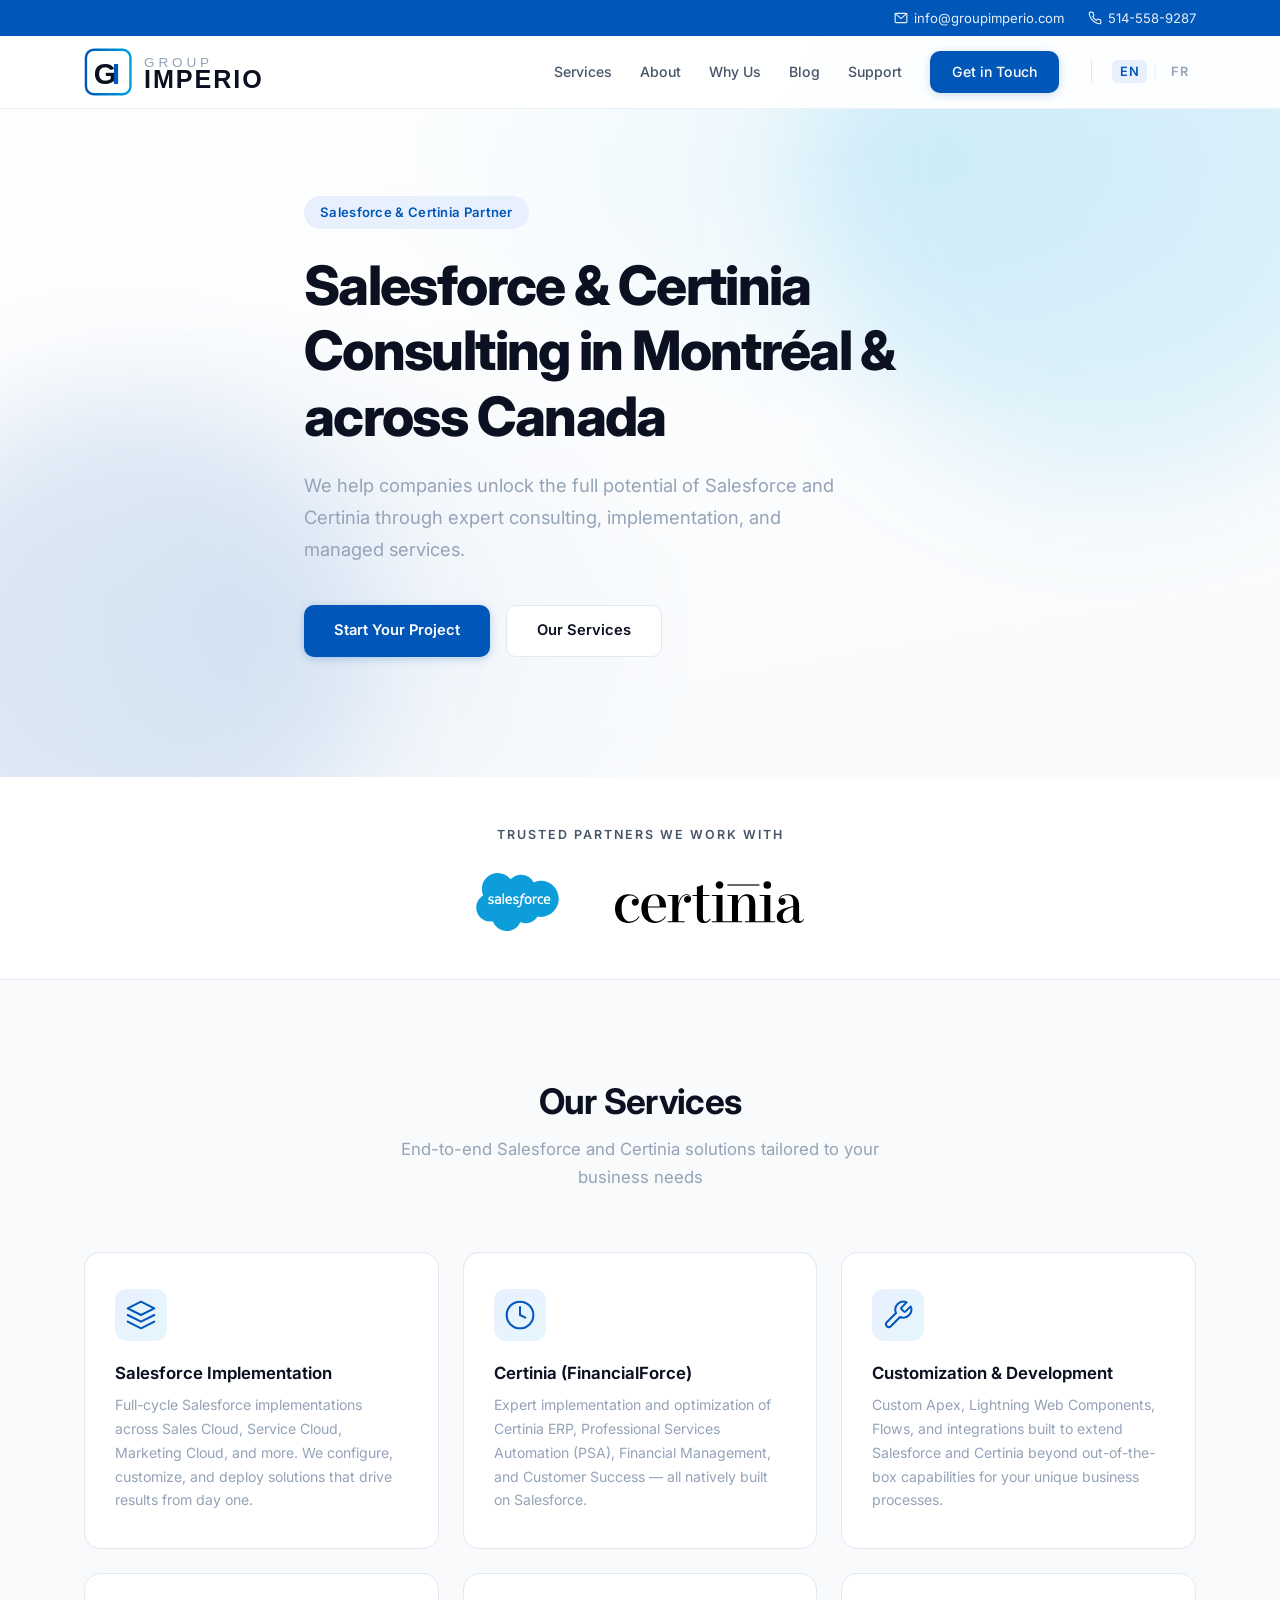
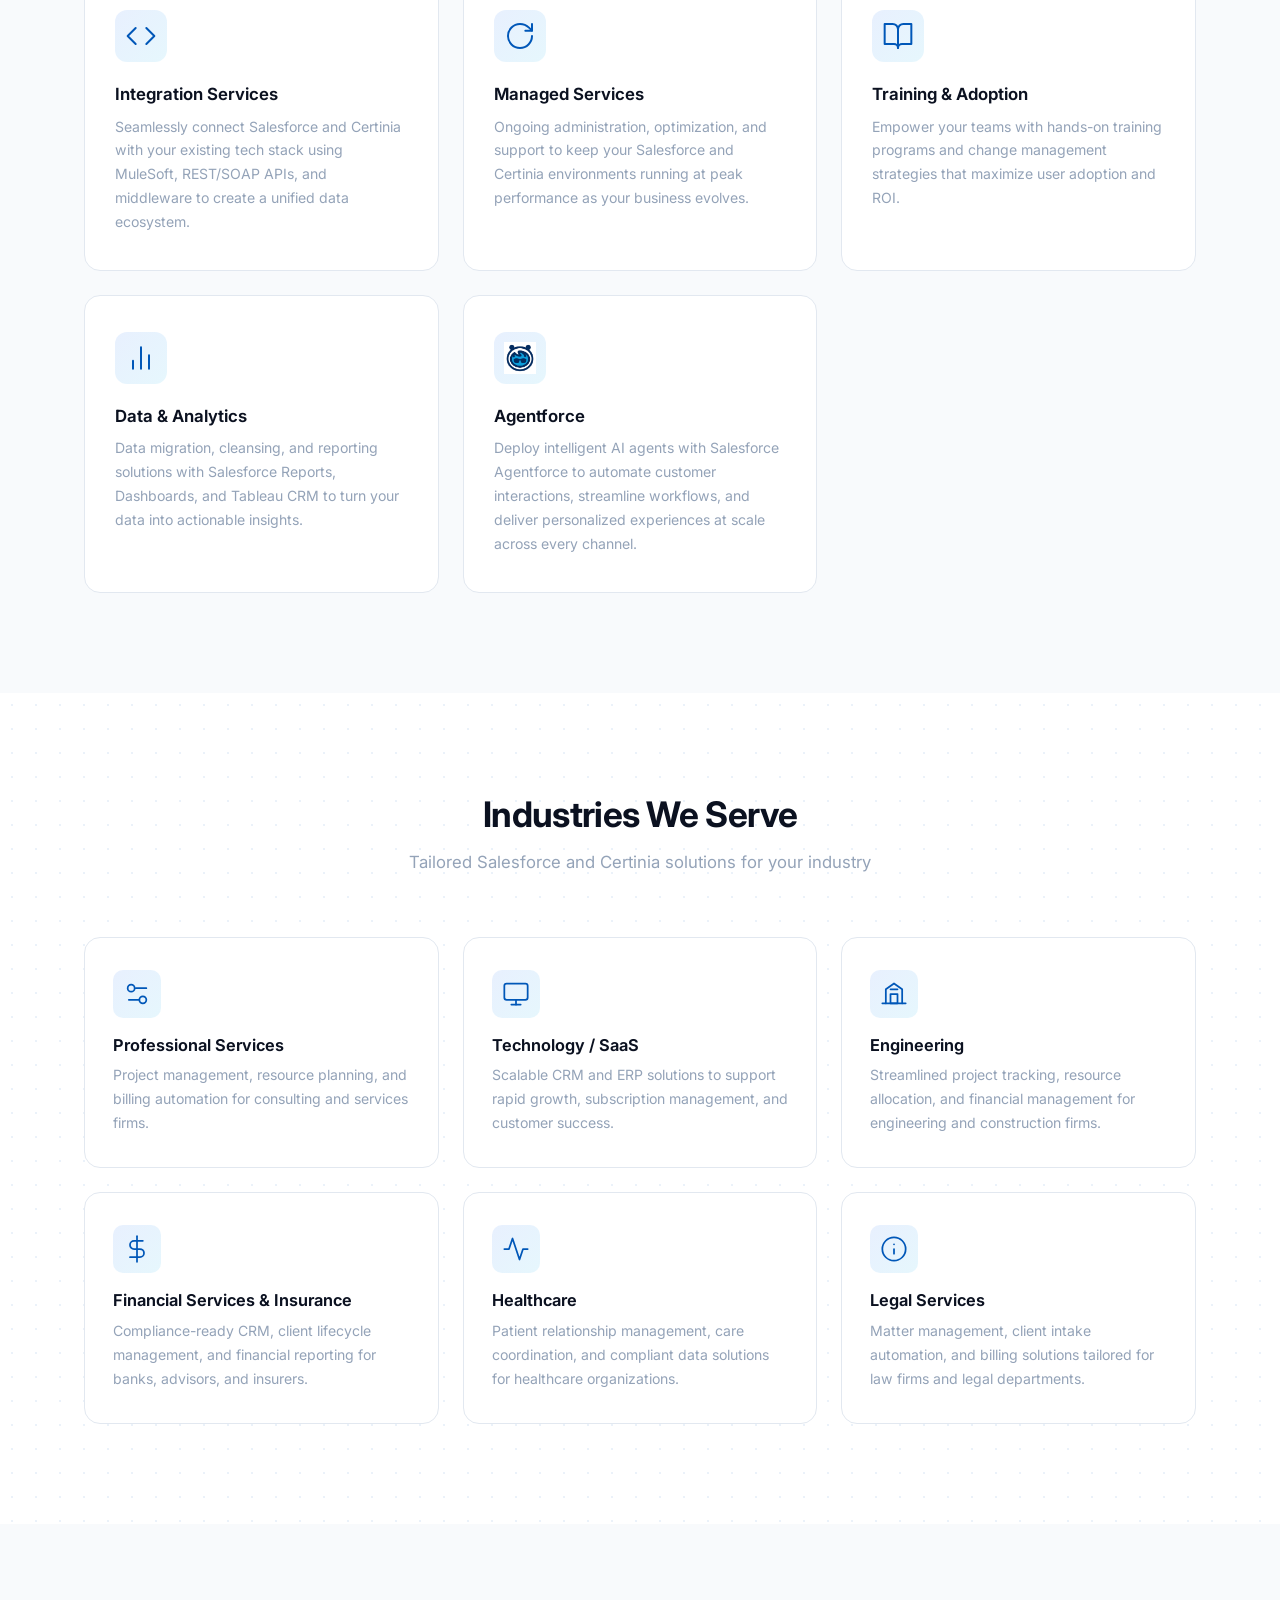
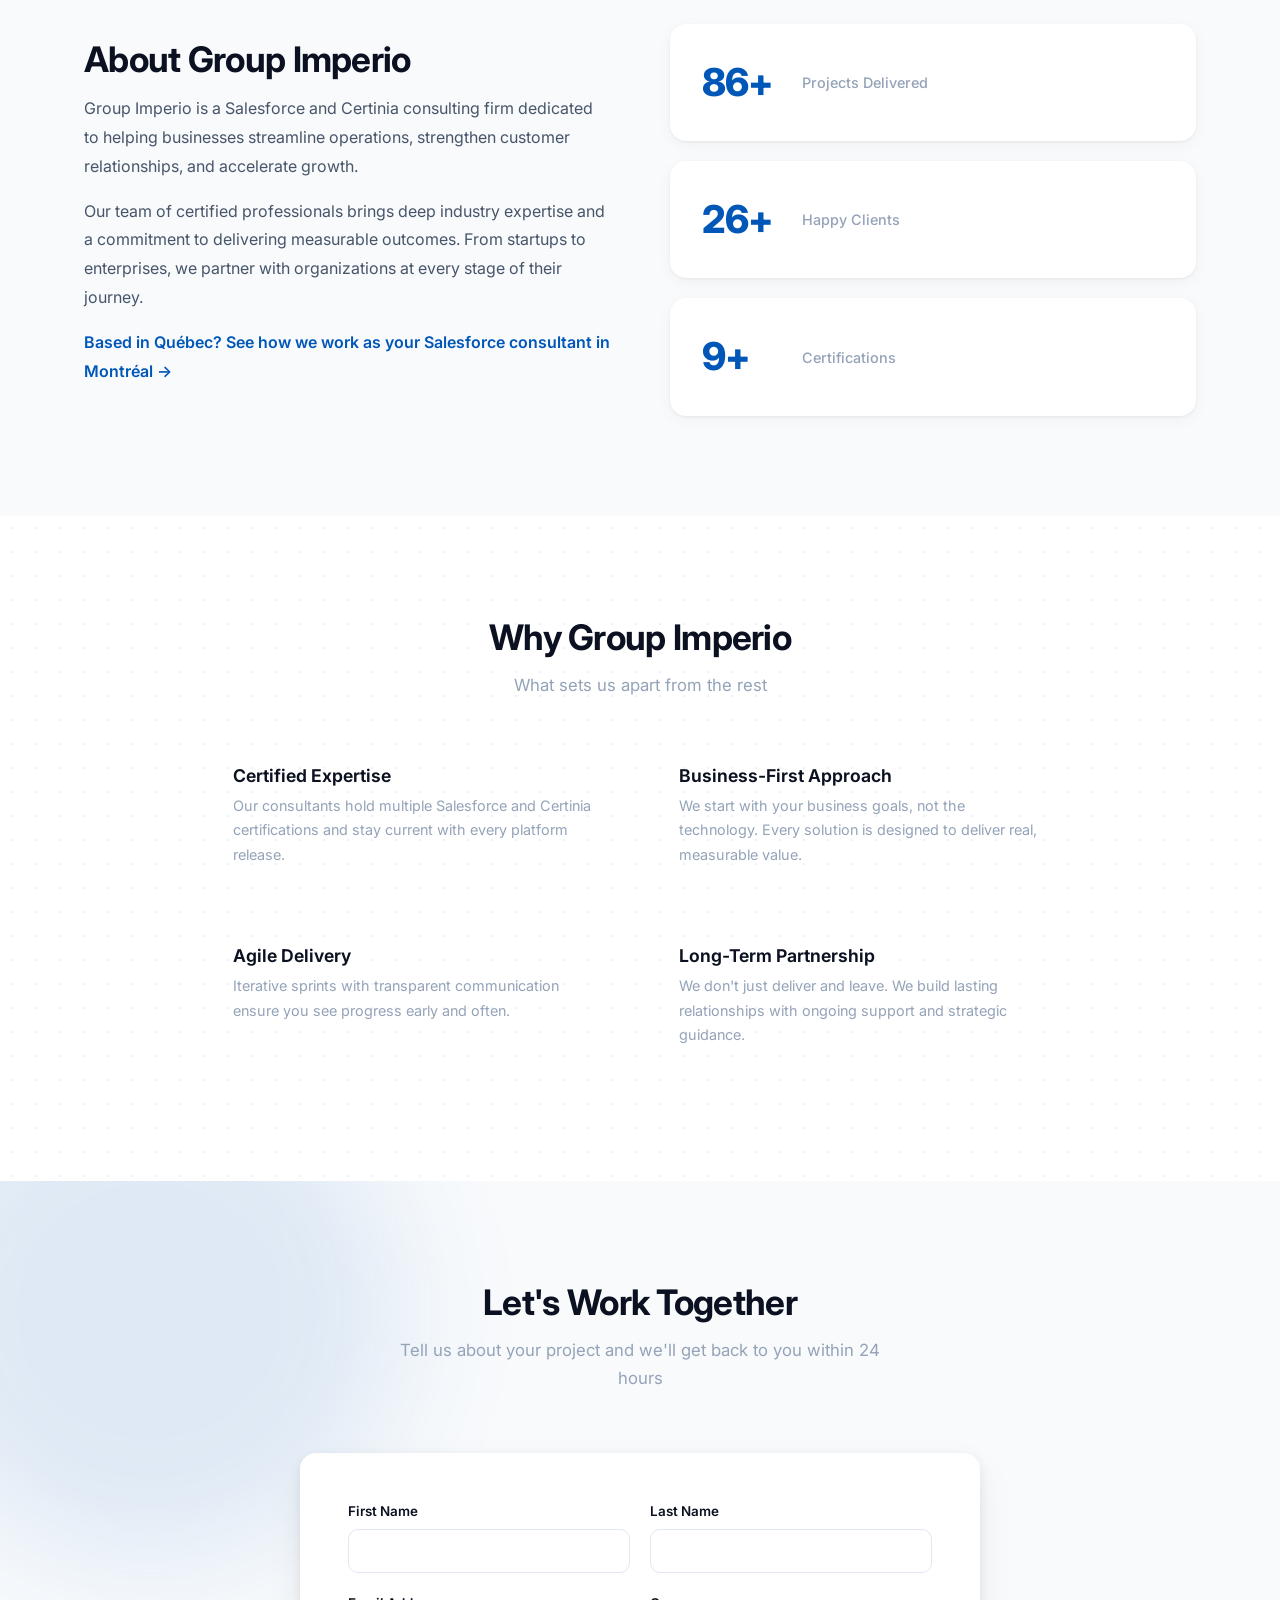
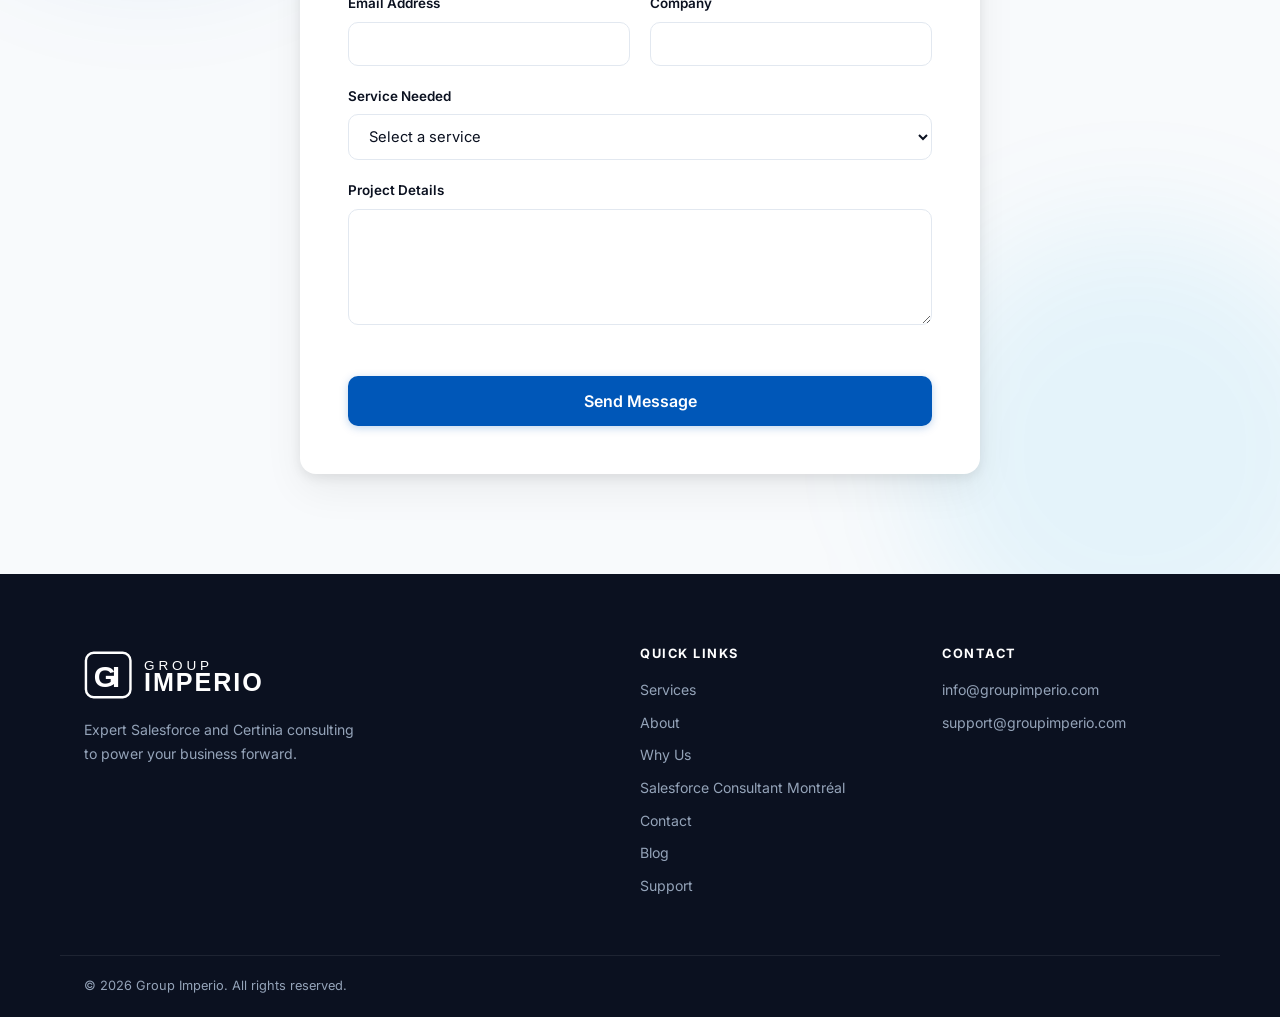
<file: index.html>
<!DOCTYPE html>
<html lang="en">
<head>
    <meta charset="UTF-8">
    <link rel="icon" type="image/svg+xml" href="favicon.svg">
    <meta name="viewport" content="width=device-width, initial-scale=1.0">
    <title>Salesforce Consultant in Montreal &amp; Canada | Group Imperio</title>
    <meta name="description" content="Montr&eacute;al-based Salesforce &amp; Certinia consultant serving clients across Canada — implementation, Agentforce, Flow/Apex and billing automation, in English &amp; French.">
    <link rel="canonical" href="https://www.groupimperio.com/">

    <!-- Open Graph -->
    <meta property="og:type" content="website">
    <meta property="og:site_name" content="Group Imperio">
    <meta property="og:title" content="Salesforce Consultant in Montreal &amp; Canada | Group Imperio">
    <meta property="og:description" content="Salesforce &amp; Certinia consulting from Montr&eacute;al, serving clients across Canada — implementation, Agentforce, Flow/Apex and billing automation, bilingual EN/FR.">
    <meta property="og:url" content="https://www.groupimperio.com/">
    <meta property="og:image" content="https://www.groupimperio.com/img/og-1200x1200.png">
    <meta property="og:image:width" content="1200">
    <meta property="og:image:height" content="1200">
    <meta property="og:image:alt" content="Group Imperio — Salesforce &amp; Certinia Consulting, Montr&eacute;al, across Canada, EN/FR">
    <meta property="og:locale" content="en_CA">
    <meta property="og:locale:alternate" content="fr_CA">

    <!-- Twitter -->
    <meta name="twitter:card" content="summary">
    <meta name="twitter:title" content="Salesforce Consultant in Montreal &amp; Canada | Group Imperio">
    <meta name="twitter:description" content="Salesforce &amp; Certinia consulting from Montr&eacute;al, serving clients across Canada — implementation, Agentforce, Flow/Apex and billing automation, bilingual EN/FR.">
    <meta name="twitter:image" content="https://www.groupimperio.com/img/og-1200x1200.png">

    <link rel="stylesheet" href="styles.css">
    <script src="https://www.google.com/recaptcha/api.js"></script>
    <script>
        function timestamp() { var response = document.getElementById("g-recaptcha-response"); if (response == null || response.value.trim() == "") {var elems = JSON.parse(document.getElementsByName("captcha_settings")[0].value);elems["ts"] = JSON.stringify(new Date().getTime());document.getElementsByName("captcha_settings")[0].value = JSON.stringify(elems); } } setInterval(timestamp, 500);
    </script>
    <link rel="preconnect" href="https://fonts.googleapis.com">
    <link rel="preconnect" href="https://fonts.gstatic.com" crossorigin>
    <link href="https://fonts.googleapis.com/css2?family=Inter:wght@300;400;500;600;700;800&display=swap" rel="stylesheet">
    <script type="application/ld+json">
    {
      "@context": "https://schema.org",
      "@type": "ProfessionalService",
      "@id": "https://www.groupimperio.com/#business",
      "name": "Groupe Imperio CG Inc.",
      "alternateName": "Group Imperio",
      "url": "https://www.groupimperio.com/",
      "image": "https://www.groupimperio.com/logo.svg",
      "logo": "https://www.groupimperio.com/logo.svg",
      "email": "info@groupimperio.com",
      "telephone": "+1-514-558-9287",
      "description": "Salesforce and Certinia consulting based in Montreal, Quebec, serving clients across Canada. Services include Salesforce implementation, Certinia PSA, Agentforce, Flow and Apex development, and billing automation, delivered in English and French.",
      "priceRange": "$$",
      "address": {
        "@type": "PostalAddress",
        "addressLocality": "Montreal",
        "addressRegion": "QC",
        "addressCountry": "CA"
      },
      "areaServed": [
        { "@type": "City", "name": "Montreal" },
        { "@type": "AdministrativeArea", "name": "Quebec" },
        { "@type": "Country", "name": "Canada" }
      ],
      "knowsLanguage": ["en", "fr"],
      "hasOfferCatalog": {
        "@type": "OfferCatalog",
        "name": "Salesforce & Certinia Consulting Services",
        "itemListElement": [
          { "@type": "Offer", "itemOffered": { "@type": "Service", "name": "Salesforce Implementation" } },
          { "@type": "Offer", "itemOffered": { "@type": "Service", "name": "Certinia PSA & Billing Automation" } },
          { "@type": "Offer", "itemOffered": { "@type": "Service", "name": "Agentforce AI Agents" } },
          { "@type": "Offer", "itemOffered": { "@type": "Service", "name": "Flow & Apex Development" } },
          { "@type": "Offer", "itemOffered": { "@type": "Service", "name": "Integration Services" } }
        ]
      }
    }
    </script>
</head>
<body>
    <div class="top-bar">
        <div class="container top-bar-container">
            <a href="mailto:info@groupimperio.com" class="top-bar-item">
                <svg width="14" height="14" viewBox="0 0 24 24" fill="none" stroke="currentColor" stroke-width="2" stroke-linecap="round" stroke-linejoin="round"><rect x="2" y="4" width="20" height="16" rx="2"/><path d="M22 4L12 13 2 4"/></svg>
                info@groupimperio.com
            </a>
            <a href="tel:+15145589287" class="top-bar-item">
                <svg width="14" height="14" viewBox="0 0 24 24" fill="none" stroke="currentColor" stroke-width="2" stroke-linecap="round" stroke-linejoin="round"><path d="M22 16.92v3a2 2 0 0 1-2.18 2 19.79 19.79 0 0 1-8.63-3.07 19.5 19.5 0 0 1-6-6 19.79 19.79 0 0 1-3.07-8.67A2 2 0 0 1 4.11 2h3a2 2 0 0 1 2 1.72c.127.96.361 1.903.7 2.81a2 2 0 0 1-.45 2.11L8.09 9.91a16 16 0 0 0 6 6l1.27-1.27a2 2 0 0 1 2.11-.45c.907.339 1.85.573 2.81.7A2 2 0 0 1 22 16.92z"/></svg>
                514-558-9287
            </a>
        </div>
    </div>
    <nav class="navbar">
        <div class="container nav-container">
            <a href="#" class="logo">
                <img src="logo.svg" alt="Group Imperio" class="logo-img">
            </a>
            <button class="nav-toggle" aria-label="Toggle navigation">
                <span></span>
                <span></span>
                <span></span>
            </button>
            <ul class="nav-links">
                <li><a href="#services" data-en="Services" data-fr="Services">Services</a></li>
                <li><a href="#about" data-en="About" data-fr="&Agrave; propos">About</a></li>
                <li><a href="#why-us" data-en="Why Us" data-fr="Pourquoi nous">Why Us</a></li>
                <li><a href="blog.html" data-en="Blog" data-fr="Blogue">Blog</a></li>
                <li><a href="support.html" data-en="Support" data-fr="Soutien">Support</a></li>
                <li><a href="#contact" class="btn btn-nav" data-en="Get in Touch" data-fr="Contactez-nous">Get in Touch</a></li>
                <li class="lang-switch">
                    <button class="lang-btn active" data-lang="en">EN</button>
                    <span class="lang-divider">|</span>
                    <button class="lang-btn" data-lang="fr">FR</button>
                </li>
            </ul>
        </div>
    </nav>

    <section class="hero">
        <div class="hero-bg"></div>
        <div class="container hero-content">
            <div class="hero-badge" data-en="Salesforce & Certinia Partner" data-fr="Partenaire Salesforce &amp; Certinia">Salesforce & Certinia Partner</div>
            <h1 data-en="<span class='highlight'>Salesforce</span> &amp; <span class='highlight'>Certinia</span> Consulting in Montr&eacute;al &amp; across Canada" data-fr="Conseil <span class='highlight'>Salesforce</span> &amp; <span class='highlight'>Certinia</span> &agrave; Montr&eacute;al et partout au Canada">Salesforce &amp; Certinia Consulting in Montréal &amp; across Canada</h1>
            <p class="hero-subtitle" data-en="We help companies unlock the full potential of Salesforce and Certinia through expert consulting, implementation, and managed services." data-fr="Nous aidons les entreprises &agrave; exploiter le plein potentiel de Salesforce et Certinia gr&acirc;ce &agrave; des services-conseils, d'implantation et de gestion experts.">We help companies unlock the full potential of Salesforce and Certinia through expert consulting, implementation, and managed services.</p>
            <div class="hero-actions">
                <a href="#contact" class="btn btn-primary" data-en="Start Your Project" data-fr="D&eacute;marrer votre projet">Start Your Project</a>
                <a href="#services" class="btn btn-outline" data-en="Our Services" data-fr="Nos services">Our Services</a>
            </div>
        </div>
    </section>

    <section class="trusted-by">
        <div class="container">
            <p class="trusted-label" data-en="Trusted Partners We Work With" data-fr="Partenaires de confiance avec lesquels nous travaillons">Trusted Partners We Work With</p>
            <div class="platform-logos">
                <div class="platform-logo">
                    <img src="img/salesforce-with-type-logo.svg" alt="Salesforce">
                </div>
                <div class="platform-logo">
                    <img src="img/certinia_logo.svg" alt="Certinia">
                </div>
            </div>
        </div>
    </section>

    <section id="services" class="services">
        <div class="container">
            <div class="section-header">
                <h2 class="section-title" data-en="Our Services" data-fr="Nos services">Our Services</h2>
                <p class="section-subtitle" data-en="End-to-end Salesforce and Certinia solutions tailored to your business needs" data-fr="Solutions Salesforce et Certinia de bout en bout adapt&eacute;es &agrave; vos besoins d'affaires">End-to-end Salesforce and Certinia solutions tailored to your business needs</p>
            </div>
            <div class="services-grid">
                <div class="service-card" data-aos>
                    <div class="service-icon">
                        <svg width="32" height="32" viewBox="0 0 24 24" fill="none" stroke="currentColor" stroke-width="1.5" stroke-linecap="round" stroke-linejoin="round">
                            <path d="M12 2L2 7l10 5 10-5-10-5z"/><path d="M2 17l10 5 10-5"/><path d="M2 12l10 5 10-5"/>
                        </svg>
                    </div>
                    <h3 data-en="Salesforce Implementation" data-fr="Implantation Salesforce">Salesforce Implementation</h3>
                    <p data-en="Full-cycle Salesforce implementations across Sales Cloud, Service Cloud, Marketing Cloud, and more. We configure, customize, and deploy solutions that drive results from day one." data-fr="Implantations Salesforce compl&egrave;tes incluant Sales Cloud, Service Cloud, Marketing Cloud et plus. Nous configurons, personnalisons et d&eacute;ployons des solutions qui g&eacute;n&egrave;rent des r&eacute;sultats d&egrave;s le premier jour.">Full-cycle Salesforce implementations across Sales Cloud, Service Cloud, Marketing Cloud, and more. We configure, customize, and deploy solutions that drive results from day one.</p>
                </div>
                <div class="service-card" data-aos>
                    <div class="service-icon">
                        <svg width="32" height="32" viewBox="0 0 24 24" fill="none" stroke="currentColor" stroke-width="1.5" stroke-linecap="round" stroke-linejoin="round">
                            <circle cx="12" cy="12" r="10"/><path d="M12 6v6l4 2"/>
                        </svg>
                    </div>
                    <h3 data-en="Certinia (FinancialForce)" data-fr="Certinia (FinancialForce)">Certinia (FinancialForce)</h3>
                    <p data-en="Expert implementation and optimization of Certinia ERP, Professional Services Automation (PSA), Financial Management, and Customer Success — all natively built on Salesforce." data-fr="Implantation et optimisation expertes de Certinia ERP, automatisation des services professionnels (PSA), gestion financi&egrave;re et succ&egrave;s client — le tout nativement sur Salesforce.">Expert implementation and optimization of Certinia ERP, Professional Services Automation (PSA), Financial Management, and Customer Success — all natively built on Salesforce.</p>
                </div>
                <div class="service-card" data-aos>
                    <div class="service-icon">
                        <svg width="32" height="32" viewBox="0 0 24 24" fill="none" stroke="currentColor" stroke-width="1.5" stroke-linecap="round" stroke-linejoin="round">
                            <path d="M14.7 6.3a1 1 0 0 0 0 1.4l1.6 1.6a1 1 0 0 0 1.4 0l3.77-3.77a6 6 0 0 1-7.94 7.94l-6.91 6.91a2.12 2.12 0 0 1-3-3l6.91-6.91a6 6 0 0 1 7.94-7.94l-3.76 3.76z"/>
                        </svg>
                    </div>
                    <h3 data-en="Customization & Development" data-fr="Personnalisation et d&eacute;veloppement">Customization & Development</h3>
                    <p data-en="Custom Apex, Lightning Web Components, Flows, and integrations built to extend Salesforce and Certinia beyond out-of-the-box capabilities for your unique business processes." data-fr="Apex personnalis&eacute;, composants Lightning Web, Flows et int&eacute;grations con&ccedil;us pour &eacute;tendre Salesforce et Certinia au-del&agrave; des fonctionnalit&eacute;s standard pour vos processus d'affaires uniques.">Custom Apex, Lightning Web Components, Flows, and integrations built to extend Salesforce and Certinia beyond out-of-the-box capabilities for your unique business processes.</p>
                </div>
                <div class="service-card" data-aos>
                    <div class="service-icon">
                        <svg width="32" height="32" viewBox="0 0 24 24" fill="none" stroke="currentColor" stroke-width="1.5" stroke-linecap="round" stroke-linejoin="round">
                            <polyline points="16 18 22 12 16 6"/><polyline points="8 6 2 12 8 18"/>
                        </svg>
                    </div>
                    <h3 data-en="Integration Services" data-fr="Services d'int&eacute;gration">Integration Services</h3>
                    <p data-en="Seamlessly connect Salesforce and Certinia with your existing tech stack using MuleSoft, REST/SOAP APIs, and middleware to create a unified data ecosystem." data-fr="Connectez Salesforce et Certinia &agrave; votre pile technologique existante en utilisant MuleSoft, API REST/SOAP et middleware pour cr&eacute;er un &eacute;cosyst&egrave;me de donn&eacute;es unifi&eacute;.">Seamlessly connect Salesforce and Certinia with your existing tech stack using MuleSoft, REST/SOAP APIs, and middleware to create a unified data ecosystem.</p>
                </div>
                <div class="service-card" data-aos>
                    <div class="service-icon">
                        <svg width="32" height="32" viewBox="0 0 24 24" fill="none" stroke="currentColor" stroke-width="1.5" stroke-linecap="round" stroke-linejoin="round">
                            <path d="M21 12a9 9 0 1 1-9-9c2.52 0 4.93 1 6.74 2.74L21 8"/><path d="M21 3v5h-5"/>
                        </svg>
                    </div>
                    <h3 data-en="Managed Services" data-fr="Services g&eacute;r&eacute;s">Managed Services</h3>
                    <p data-en="Ongoing administration, optimization, and support to keep your Salesforce and Certinia environments running at peak performance as your business evolves." data-fr="Administration, optimisation et soutien continus pour maintenir vos environnements Salesforce et Certinia &agrave; un rendement optimal &agrave; mesure que votre entreprise &eacute;volue.">Ongoing administration, optimization, and support to keep your Salesforce and Certinia environments running at peak performance as your business evolves.</p>
                </div>
                <div class="service-card" data-aos>
                    <div class="service-icon">
                        <svg width="32" height="32" viewBox="0 0 24 24" fill="none" stroke="currentColor" stroke-width="1.5" stroke-linecap="round" stroke-linejoin="round">
                            <path d="M2 3h6a4 4 0 0 1 4 4v14a3 3 0 0 0-3-3H2z"/><path d="M22 3h-6a4 4 0 0 0-4 4v14a3 3 0 0 1 3-3h7z"/>
                        </svg>
                    </div>
                    <h3 data-en="Training & Adoption" data-fr="Formation et adoption">Training & Adoption</h3>
                    <p data-en="Empower your teams with hands-on training programs and change management strategies that maximize user adoption and ROI." data-fr="Donnez &agrave; vos &eacute;quipes les moyens de r&eacute;ussir gr&acirc;ce &agrave; des programmes de formation pratiques et des strat&eacute;gies de gestion du changement qui maximisent l'adoption et le retour sur investissement.">Empower your teams with hands-on training programs and change management strategies that maximize user adoption and ROI.</p>
                </div>
                <div class="service-card" data-aos>
                    <div class="service-icon">
                        <svg width="32" height="32" viewBox="0 0 24 24" fill="none" stroke="currentColor" stroke-width="1.5" stroke-linecap="round" stroke-linejoin="round">
                            <line x1="18" y1="20" x2="18" y2="10"/><line x1="12" y1="20" x2="12" y2="4"/><line x1="6" y1="20" x2="6" y2="14"/>
                        </svg>
                    </div>
                    <h3 data-en="Data & Analytics" data-fr="Donn&eacute;es et analytique">Data & Analytics</h3>
                    <p data-en="Data migration, cleansing, and reporting solutions with Salesforce Reports, Dashboards, and Tableau CRM to turn your data into actionable insights." data-fr="Solutions de migration, nettoyage et rapports de donn&eacute;es avec les rapports Salesforce, tableaux de bord et Tableau CRM pour transformer vos donn&eacute;es en informations exploitables.">Data migration, cleansing, and reporting solutions with Salesforce Reports, Dashboards, and Tableau CRM to turn your data into actionable insights.</p>
                </div>
                <div class="service-card" data-aos>
                    <div class="service-icon service-icon-ai">
                        <img src="img/agentforce_logo.png" alt="Agentforce" class="service-logo-img">
                    </div>
                    <h3 data-en="Agentforce" data-fr="Agentforce">Agentforce</h3>
                    <p data-en="Deploy intelligent AI agents with Salesforce Agentforce to automate customer interactions, streamline workflows, and deliver personalized experiences at scale across every channel." data-fr="D&eacute;ployez des agents IA intelligents avec Salesforce Agentforce pour automatiser les interactions client, rationaliser les flux de travail et offrir des exp&eacute;riences personnalis&eacute;es &agrave; grande &eacute;chelle sur tous les canaux.">Deploy intelligent AI agents with Salesforce Agentforce to automate customer interactions, streamline workflows, and deliver personalized experiences at scale across every channel.</p>
                </div>
            </div>
        </div>
    </section>

    <section id="industries" class="industries">
        <div class="container">
            <div class="section-header">
                <h2 class="section-title" data-en="Industries We Serve" data-fr="Industries que nous desservons">Industries We Serve</h2>
                <p class="section-subtitle" data-en="Tailored Salesforce and Certinia solutions for your industry" data-fr="Des solutions Salesforce et Certinia adapt&eacute;es &agrave; votre industrie">Tailored Salesforce and Certinia solutions for your industry</p>
            </div>
            <div class="industries-grid">
                <div class="industry-card" data-aos>
                    <div class="industry-icon">
                        <svg width="28" height="28" viewBox="0 0 24 24" fill="none" stroke="currentColor" stroke-width="1.5" stroke-linecap="round" stroke-linejoin="round">
                            <path d="M20 7h-9"/><path d="M14 17H5"/><circle cx="17" cy="17" r="3"/><circle cx="7" cy="7" r="3"/>
                        </svg>
                    </div>
                    <h3 data-en="Professional Services" data-fr="Services professionnels">Professional Services</h3>
                    <p data-en="Project management, resource planning, and billing automation for consulting and services firms." data-fr="Gestion de projets, planification des ressources et automatisation de la facturation pour les cabinets de conseil et de services.">Project management, resource planning, and billing automation for consulting and services firms.</p>
                </div>
                <div class="industry-card" data-aos>
                    <div class="industry-icon">
                        <svg width="28" height="28" viewBox="0 0 24 24" fill="none" stroke="currentColor" stroke-width="1.5" stroke-linecap="round" stroke-linejoin="round">
                            <rect x="2" y="3" width="20" height="14" rx="2"/><line x1="8" y1="21" x2="16" y2="21"/><line x1="12" y1="17" x2="12" y2="21"/>
                        </svg>
                    </div>
                    <h3 data-en="Technology / SaaS" data-fr="Technologie / SaaS">Technology / SaaS</h3>
                    <p data-en="Scalable CRM and ERP solutions to support rapid growth, subscription management, and customer success." data-fr="Solutions CRM et ERP &eacute;volutives pour soutenir la croissance rapide, la gestion des abonnements et le succ&egrave;s client.">Scalable CRM and ERP solutions to support rapid growth, subscription management, and customer success.</p>
                </div>
                <div class="industry-card" data-aos>
                    <div class="industry-icon">
                        <svg width="28" height="28" viewBox="0 0 24 24" fill="none" stroke="currentColor" stroke-width="1.5" stroke-linecap="round" stroke-linejoin="round">
                            <path d="M2 20h20"/><path d="M5 20V8l7-5 7 5v12"/><rect x="9" y="12" width="6" height="8"/><line x1="9" y1="8" x2="15" y2="8"/>
                        </svg>
                    </div>
                    <h3 data-en="Engineering" data-fr="Ing&eacute;nierie">Engineering</h3>
                    <p data-en="Streamlined project tracking, resource allocation, and financial management for engineering and construction firms." data-fr="Suivi de projets, allocation des ressources et gestion financi&egrave;re simplifi&eacute;s pour les firmes d'ing&eacute;nierie et de construction.">Streamlined project tracking, resource allocation, and financial management for engineering and construction firms.</p>
                </div>
                <div class="industry-card" data-aos>
                    <div class="industry-icon">
                        <svg width="28" height="28" viewBox="0 0 24 24" fill="none" stroke="currentColor" stroke-width="1.5" stroke-linecap="round" stroke-linejoin="round">
                            <line x1="12" y1="1" x2="12" y2="23"/><path d="M17 5H9.5a3.5 3.5 0 0 0 0 7h5a3.5 3.5 0 0 1 0 7H6"/>
                        </svg>
                    </div>
                    <h3 data-en="Financial Services & Insurance" data-fr="Services financiers et assurance">Financial Services & Insurance</h3>
                    <p data-en="Compliance-ready CRM, client lifecycle management, and financial reporting for banks, advisors, and insurers." data-fr="CRM conforme, gestion du cycle de vie client et rapports financiers pour les banques, conseillers et assureurs.">Compliance-ready CRM, client lifecycle management, and financial reporting for banks, advisors, and insurers.</p>
                </div>
                <div class="industry-card" data-aos>
                    <div class="industry-icon">
                        <svg width="28" height="28" viewBox="0 0 24 24" fill="none" stroke="currentColor" stroke-width="1.5" stroke-linecap="round" stroke-linejoin="round">
                            <path d="M22 12h-4l-3 9L9 3l-3 9H2"/>
                        </svg>
                    </div>
                    <h3 data-en="Healthcare" data-fr="Sant&eacute;">Healthcare</h3>
                    <p data-en="Patient relationship management, care coordination, and compliant data solutions for healthcare organizations." data-fr="Gestion des relations patients, coordination des soins et solutions de donn&eacute;es conformes pour les organisations de sant&eacute;.">Patient relationship management, care coordination, and compliant data solutions for healthcare organizations.</p>
                </div>
                <div class="industry-card" data-aos>
                    <div class="industry-icon">
                        <svg width="28" height="28" viewBox="0 0 24 24" fill="none" stroke="currentColor" stroke-width="1.5" stroke-linecap="round" stroke-linejoin="round">
                            <circle cx="12" cy="12" r="10"/><path d="M12 16v-4"/><path d="M12 8h.01"/>
                        </svg>
                    </div>
                    <h3 data-en="Legal Services" data-fr="Services juridiques">Legal Services</h3>
                    <p data-en="Matter management, client intake automation, and billing solutions tailored for law firms and legal departments." data-fr="Gestion des dossiers, automatisation de l'accueil des clients et solutions de facturation adapt&eacute;es aux cabinets d'avocats et d&eacute;partements juridiques.">Matter management, client intake automation, and billing solutions tailored for law firms and legal departments.</p>
                </div>
            </div>
        </div>
    </section>

    <section id="about" class="about">
        <div class="container">
            <div class="about-layout">
                <div class="about-content">
                    <h2 class="section-title" data-en="About Group Imperio" data-fr="&Agrave; propos de Group Imperio">About Group Imperio</h2>
                    <p data-en="Group Imperio is a Salesforce and Certinia consulting firm dedicated to helping businesses streamline operations, strengthen customer relationships, and accelerate growth." data-fr="Group Imperio est un cabinet de conseil Salesforce et Certinia d&eacute;di&eacute; &agrave; aider les entreprises &agrave; rationaliser leurs op&eacute;rations, renforcer les relations clients et acc&eacute;l&eacute;rer la croissance.">Group Imperio is a Salesforce and Certinia consulting firm dedicated to helping businesses streamline operations, strengthen customer relationships, and accelerate growth.</p>
                    <p data-en="Our team of certified professionals brings deep industry expertise and a commitment to delivering measurable outcomes. From startups to enterprises, we partner with organizations at every stage of their journey." data-fr="Notre &eacute;quipe de professionnels certifi&eacute;s apporte une expertise approfondie et un engagement &agrave; fournir des r&eacute;sultats mesurables. Des startups aux grandes entreprises, nous accompagnons les organisations &agrave; chaque &eacute;tape de leur parcours.">Our team of certified professionals brings deep industry expertise and a commitment to delivering measurable outcomes. From startups to enterprises, we partner with organizations at every stage of their journey.</p>
                    <p><a href="salesforce-consultant-montreal.html" class="text-link" data-en="Based in Qu&eacute;bec? See how we work as your Salesforce consultant in Montr&eacute;al &rarr;" data-fr="Au Qu&eacute;bec? D&eacute;couvrez notre approche comme consultant Salesforce &agrave; Montr&eacute;al &rarr;">Based in Québec? See how we work as your Salesforce consultant in Montréal &rarr;</a></p>
                </div>
                <div class="about-stats">
                    <div class="stat-card">
                        <span class="stat-number">100+</span>
                        <span class="stat-label" data-en="Projects Delivered" data-fr="Projets livr&eacute;s">Projects Delivered</span>
                    </div>
                    <div class="stat-card">
                        <span class="stat-number">30+</span>
                        <span class="stat-label" data-en="Happy Clients" data-fr="Clients satisfaits">Happy Clients</span>
                    </div>
                    <div class="stat-card">
                        <span class="stat-number">10+</span>
                        <span class="stat-label" data-en="Certifications" data-fr="Certifications">Certifications</span>
                    </div>
                </div>
            </div>
        </div>
    </section>

    <section id="why-us" class="why-us">
        <div class="container">
            <div class="section-header">
                <h2 class="section-title" data-en="Why Group Imperio" data-fr="Pourquoi Group Imperio">Why Group Imperio</h2>
                <p class="section-subtitle" data-en="What sets us apart from the rest" data-fr="Ce qui nous distingue des autres">What sets us apart from the rest</p>
            </div>
            <div class="features-grid">
                <div class="feature" data-aos>

                    <h3 data-en="Certified Expertise" data-fr="Expertise certifi&eacute;e">Certified Expertise</h3>
                    <p data-en="Our consultants hold multiple Salesforce and Certinia certifications and stay current with every platform release." data-fr="Nos consultants d&eacute;tiennent plusieurs certifications Salesforce et Certinia et restent &agrave; jour avec chaque nouvelle version.">Our consultants hold multiple Salesforce and Certinia certifications and stay current with every platform release.</p>
                </div>
                <div class="feature" data-aos>

                    <h3 data-en="Business-First Approach" data-fr="Approche ax&eacute;e sur les affaires">Business-First Approach</h3>
                    <p data-en="We start with your business goals, not the technology. Every solution is designed to deliver real, measurable value." data-fr="Nous commen&ccedil;ons par vos objectifs d'affaires, pas la technologie. Chaque solution est con&ccedil;ue pour offrir une valeur r&eacute;elle et mesurable.">We start with your business goals, not the technology. Every solution is designed to deliver real, measurable value.</p>
                </div>
                <div class="feature" data-aos>

                    <h3 data-en="Agile Delivery" data-fr="Livraison agile">Agile Delivery</h3>
                    <p data-en="Iterative sprints with transparent communication ensure you see progress early and often." data-fr="Des sprints it&eacute;ratifs avec une communication transparente vous permettent de voir les progr&egrave;s rapidement et souvent.">Iterative sprints with transparent communication ensure you see progress early and often.</p>
                </div>
                <div class="feature" data-aos>

                    <h3 data-en="Long-Term Partnership" data-fr="Partenariat &agrave; long terme">Long-Term Partnership</h3>
                    <p data-en="We don't just deliver and leave. We build lasting relationships with ongoing support and strategic guidance." data-fr="Nous ne faisons pas que livrer et partir. Nous b&acirc;tissons des relations durables avec un soutien continu et des conseils strat&eacute;giques.">We don't just deliver and leave. We build lasting relationships with ongoing support and strategic guidance.</p>
                </div>
            </div>
        </div>
    </section>

    <section id="contact" class="contact">
        <div class="container">
            <div class="section-header">
                <h2 class="section-title" data-en="Let's Work Together" data-fr="Travaillons ensemble">Let's Work Together</h2>
                <p class="section-subtitle" data-en="Tell us about your project and we'll get back to you within 24 hours" data-fr="Parlez-nous de votre projet et nous vous r&eacute;pondrons dans les 24 heures">Tell us about your project and we'll get back to you within 24 hours</p>
            </div>
            <form class="contact-form" action="https://webto.salesforce.com/servlet/servlet.WebToLead?encoding=UTF-8&orgId=00Dau000009foeo" method="POST">
                <input type="hidden" name="captcha_settings" value='{"keyname":"GroupImperio","fallback":"true","orgId":"00Dau000009foeo","ts":""}'>
                <input type="hidden" name="oid" value="00Dau000009foeo">
                <input type="hidden" name="retURL" value="https://www.groupimperio.com/thankyou">
                <div class="form-row">
                    <div class="form-group">
                        <label for="first_name" data-en="First Name" data-fr="Pr&eacute;nom">First Name</label>
                        <input type="text" id="first_name" maxlength="40" name="first_name" required>
                    </div>
                    <div class="form-group">
                        <label for="last_name" data-en="Last Name" data-fr="Nom de famille">Last Name</label>
                        <input type="text" id="last_name" maxlength="80" name="last_name" required>
                    </div>
                </div>
                <div class="form-row">
                    <div class="form-group">
                        <label for="email" data-en="Email Address" data-fr="Adresse courriel">Email Address</label>
                        <input type="email" id="email" maxlength="80" name="email" required>
                    </div>
                    <div class="form-group">
                        <label for="company" data-en="Company" data-fr="Entreprise">Company</label>
                        <input type="text" id="company" maxlength="40" name="company">
                    </div>
                </div>
                <div class="form-row">
                    <div class="form-group full-width">
                        <label for="00Nau000008blo9" data-en="Service Needed" data-fr="Service requis">Service Needed</label>
                        <select id="00Nau000008blo9" name="00Nau000008blo9" title="Service Needed">
                            <option value="" data-en="Select a service" data-fr="S&eacute;lectionnez un service">Select a service</option>
                            <option value="Implementation">Implementation</option>
                            <option value="Certinia">Certinia (FinancialForce)</option>
                            <option value="Customization &amp; Development">Customization &amp; Development</option>
                            <option value="Integration Services">Integration Services</option>
                            <option value="Managed Services">Managed Services</option>
                            <option value="Training &amp; Adoption">Training &amp; Adoption</option>
                            <option value="Data &amp; Analytics">Data &amp; Analytics</option>
                            <option value="Agentforce">Agentforce</option>
                        </select>
                    </div>
                </div>
                <div class="form-group">
                    <label for="description" data-en="Project Details" data-fr="D&eacute;tails du projet">Project Details</label>
                    <textarea id="description" name="description" rows="5" required></textarea>
                </div>
                <div class="form-group recaptcha-group">
                    <div class="g-recaptcha" data-sitekey="6Lec4owsAAAAAOgRxhhQzPLAhImwfrniWws-cDaA"></div>
                </div>
                <button type="submit" class="btn btn-primary btn-full" data-en="Send Message" data-fr="Envoyer le message">Send Message</button>
            </form>
        </div>
    </section>

    <footer class="footer">
        <div class="container footer-content">
            <div class="footer-brand">
                <a href="#" class="logo">
                    <img src="logo.svg" alt="Group Imperio" class="logo-img logo-img-footer">
                </a>
                <p data-en="Expert Salesforce and Certinia consulting to power your business forward." data-fr="Services-conseils experts Salesforce et Certinia pour propulser votre entreprise.">Expert Salesforce and Certinia consulting to power your business forward.</p>
            </div>
            <div class="footer-links">
                <h4 data-en="Quick Links" data-fr="Liens rapides">Quick Links</h4>
                <ul>
                    <li><a href="#services" data-en="Services" data-fr="Services">Services</a></li>
                    <li><a href="#about" data-en="About" data-fr="&Agrave; propos">About</a></li>
                    <li><a href="#why-us" data-en="Why Us" data-fr="Pourquoi nous">Why Us</a></li>
                    <li><a href="salesforce-consultant-montreal.html" data-en="Salesforce Consultant Montr&eacute;al" data-fr="Consultant Salesforce Montr&eacute;al">Salesforce Consultant Montréal</a></li>
                    <li><a href="#contact" data-en="Contact" data-fr="Contact">Contact</a></li>
                    <li><a href="blog.html" data-en="Blog" data-fr="Blogue">Blog</a></li>
                    <li><a href="support.html" data-en="Support" data-fr="Soutien">Support</a></li>
                </ul>
            </div>
            <div class="footer-contact">
                <h4>Contact</h4>
                <ul>
                    <li><a href="mailto:info@groupimperio.com">info@groupimperio.com</a></li>
                    <li><a href="mailto:support@groupimperio.com">support@groupimperio.com</a></li>
                </ul>
            </div>
        </div>
        <div class="container footer-bottom">
            <p>&copy; 2026 Group Imperio. All rights reserved.</p>
        </div>
    </footer>

    <script src="script.js"></script>
    <script type="text/javascript">window.$crisp=[];window.CRISP_WEBSITE_ID="f2834709-5a09-4df9-8c23-a9838bc8cb41";(function(){d=document;s=d.createElement("script");s.src="https://client.crisp.chat/l.js";s.async=1;d.getElementsByTagName("head")[0].appendChild(s);})();</script>
</body>
</html>
</file>
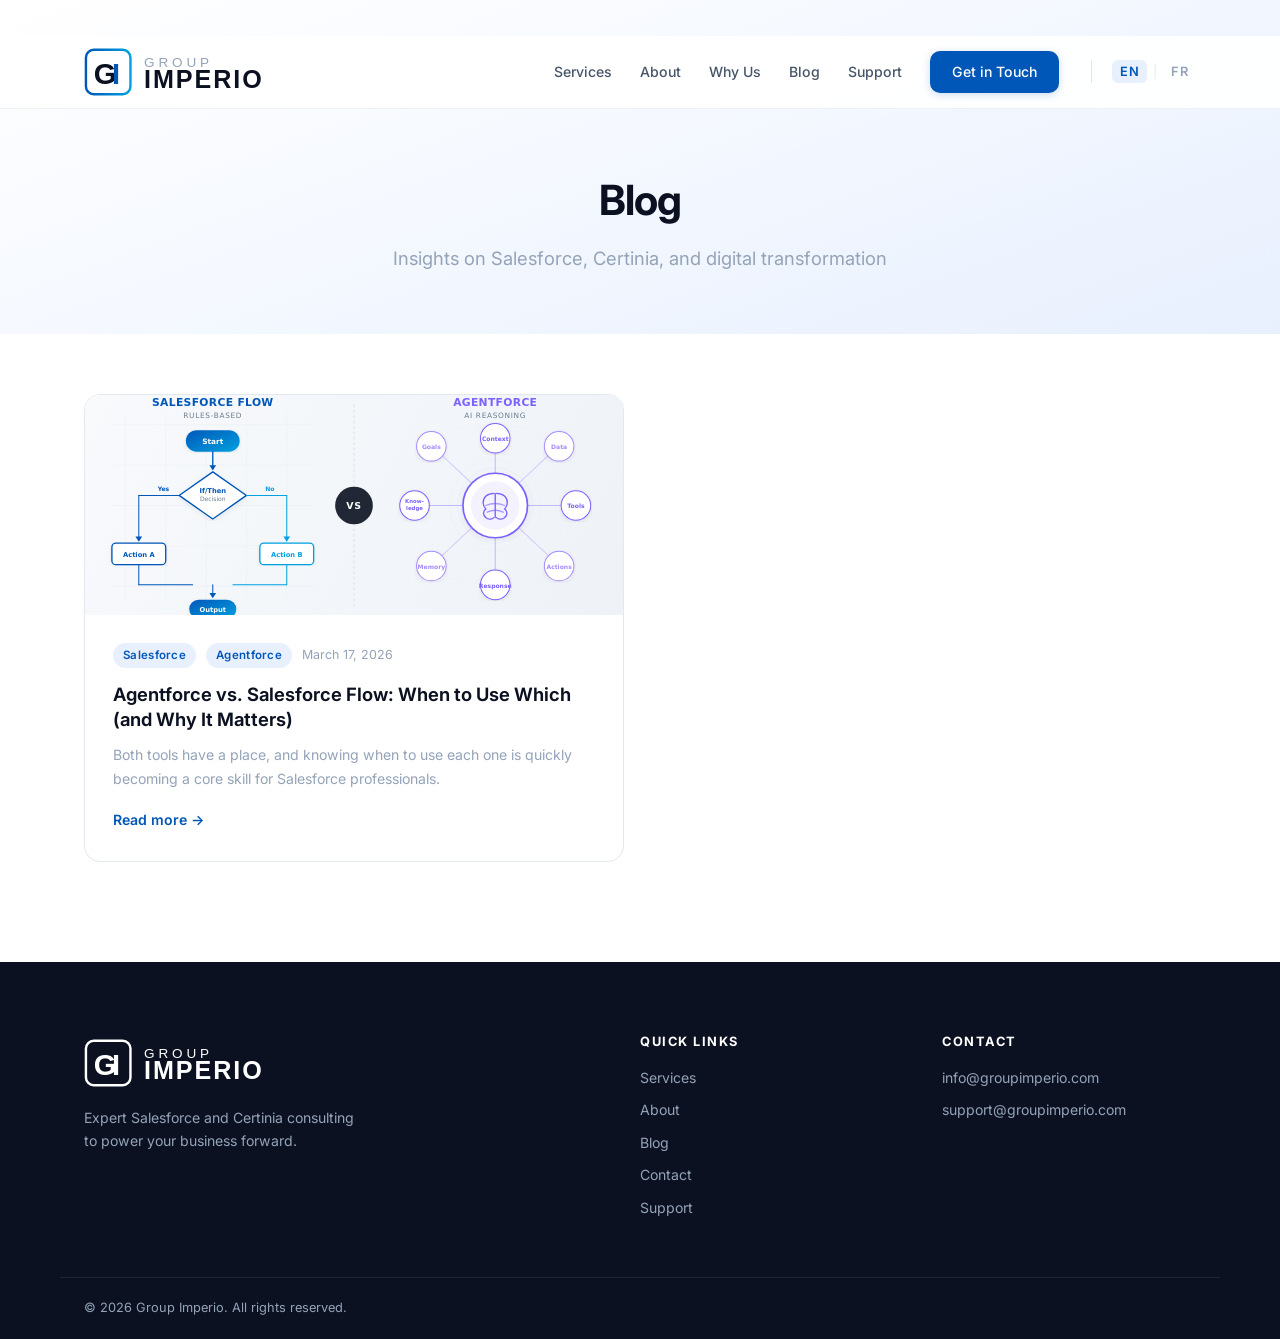
<file: blog.html>
<!DOCTYPE html>
<html lang="en">
<head>
    <meta charset="UTF-8">
    <link rel="icon" type="image/svg+xml" href="favicon.svg">
    <meta name="viewport" content="width=device-width, initial-scale=1.0">
    <title>Blog | Group Imperio</title>
    <link rel="stylesheet" href="styles.css">
    <link rel="preconnect" href="https://fonts.googleapis.com">
    <link rel="preconnect" href="https://fonts.gstatic.com" crossorigin>
    <link href="https://fonts.googleapis.com/css2?family=Inter:wght@300;400;500;600;700;800&display=swap" rel="stylesheet">
</head>
<body>
    <nav class="navbar">
        <div class="container nav-container">
            <a href="index.html" class="logo">
                <img src="logo.svg" alt="Group Imperio" class="logo-img">
            </a>
            <button class="nav-toggle" aria-label="Toggle navigation">
                <span></span>
                <span></span>
                <span></span>
            </button>
            <ul class="nav-links">
                <li><a href="index.html#services" data-en="Services" data-fr="Services">Services</a></li>
                <li><a href="index.html#about" data-en="About" data-fr="&Agrave; propos">About</a></li>
                <li><a href="index.html#why-us" data-en="Why Us" data-fr="Pourquoi nous">Why Us</a></li>
                <li><a href="blog.html" data-en="Blog" data-fr="Blogue">Blog</a></li>
                <li><a href="support.html" data-en="Support" data-fr="Soutien">Support</a></li>
                <li><a href="index.html#contact" class="btn btn-nav" data-en="Get in Touch" data-fr="Contactez-nous">Get in Touch</a></li>
                <li class="lang-switch">
                    <button class="lang-btn active" data-lang="en">EN</button>
                    <span class="lang-divider">|</span>
                    <button class="lang-btn" data-lang="fr">FR</button>
                </li>
            </ul>
        </div>
    </nav>

    <section class="blog-hero">
        <div class="container">
            <h1 data-en="Blog" data-fr="Blogue">Blog</h1>
            <p class="hero-subtitle" data-en="Insights on Salesforce, Certinia, and digital transformation" data-fr="Perspectives sur Salesforce, Certinia et la transformation num&eacute;rique">Insights on Salesforce, Certinia, and digital transformation</p>
        </div>
    </section>

    <section class="blog-list">
        <div class="container">
            <div class="blog-grid">
                <a href="blog/agentforce-vs-flow.html" class="blog-card">
                    <div class="blog-card-image">
                        <img src="img/blog-agentforce-vs-flow-hero.svg" alt="Agentforce vs Salesforce Flow">
                    </div>
                    <div class="blog-card-content">
                        <div class="blog-card-meta">
                            <span class="blog-tag">Salesforce</span>
                            <span class="blog-tag">Agentforce</span>
                            <span class="blog-date">March 17, 2026</span>
                        </div>
                        <h2>Agentforce vs. Salesforce Flow: When to Use Which (and Why It Matters)</h2>
                        <p>Both tools have a place, and knowing when to use each one is quickly becoming a core skill for Salesforce professionals.</p>
                        <span class="blog-read-more" data-en="Read more &rarr;" data-fr="Lire la suite &rarr;">Read more &rarr;</span>
                    </div>
                </a>
            </div>
        </div>
    </section>

    <footer class="footer">
        <div class="container footer-content">
            <div class="footer-brand">
                <a href="index.html" class="logo">
                    <img src="logo.svg" alt="Group Imperio" class="logo-img logo-img-footer">
                </a>
                <p data-en="Expert Salesforce and Certinia consulting to power your business forward." data-fr="Services-conseils experts Salesforce et Certinia pour propulser votre entreprise.">Expert Salesforce and Certinia consulting to power your business forward.</p>
            </div>
            <div class="footer-links">
                <h4 data-en="Quick Links" data-fr="Liens rapides">Quick Links</h4>
                <ul>
                    <li><a href="index.html#services" data-en="Services" data-fr="Services">Services</a></li>
                    <li><a href="index.html#about" data-en="About" data-fr="&Agrave; propos">About</a></li>
                    <li><a href="blog.html" data-en="Blog" data-fr="Blogue">Blog</a></li>
                    <li><a href="index.html#contact" data-en="Contact" data-fr="Contact">Contact</a></li>
                    <li><a href="support.html" data-en="Support" data-fr="Soutien">Support</a></li>
                </ul>
            </div>
            <div class="footer-contact">
                <h4>Contact</h4>
                <ul>
                    <li><a href="mailto:info@groupimperio.com">info@groupimperio.com</a></li>
                    <li><a href="mailto:support@groupimperio.com">support@groupimperio.com</a></li>
                </ul>
            </div>
        </div>
        <div class="container footer-bottom">
            <p>&copy; 2026 Group Imperio. All rights reserved.</p>
        </div>
    </footer>

    <script src="script.js"></script>
    <script type="text/javascript">window.$crisp=[];window.CRISP_WEBSITE_ID="f2834709-5a09-4df9-8c23-a9838bc8cb41";(function(){d=document;s=d.createElement("script");s.src="https://client.crisp.chat/l.js";s.async=1;d.getElementsByTagName("head")[0].appendChild(s);})();</script>
</body>
</html>
</file>
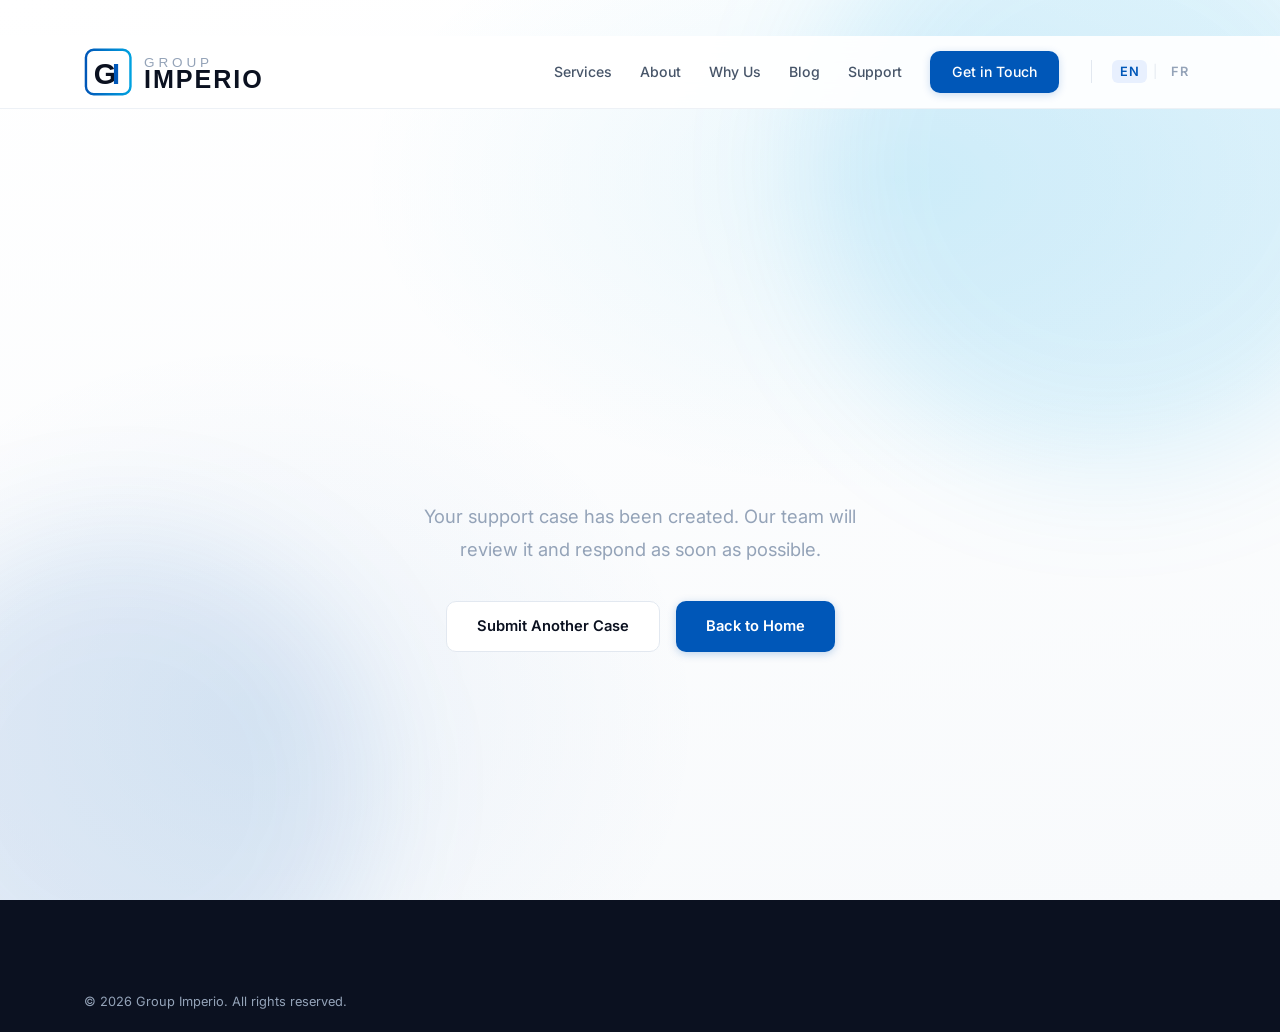
<file: case.html>
<!DOCTYPE html>
<html lang="en">
<head>
    <meta charset="UTF-8">
    <link rel="icon" type="image/svg+xml" href="favicon.svg">
    <meta name="viewport" content="width=device-width, initial-scale=1.0">
    <title>Case Submitted | Group Imperio</title>
    <link rel="stylesheet" href="styles.css">
    <link rel="preconnect" href="https://fonts.googleapis.com">
    <link rel="preconnect" href="https://fonts.gstatic.com" crossorigin>
    <link href="https://fonts.googleapis.com/css2?family=Inter:wght@300;400;500;600;700;800&display=swap" rel="stylesheet">
</head>
<body>
    <nav class="navbar">
        <div class="container nav-container">
            <a href="index.html" class="logo">
                <img src="logo.svg" alt="Group Imperio" class="logo-img">
            </a>
            <ul class="nav-links">
                <li><a href="index.html#services" data-en="Services" data-fr="Services">Services</a></li>
                <li><a href="index.html#about" data-en="About" data-fr="&Agrave; propos">About</a></li>
                <li><a href="index.html#why-us" data-en="Why Us" data-fr="Pourquoi nous">Why Us</a></li>
                <li><a href="blog.html" data-en="Blog" data-fr="Blogue">Blog</a></li>
                <li><a href="support.html" data-en="Support" data-fr="Soutien">Support</a></li>
                <li><a href="index.html#contact" class="btn btn-nav" data-en="Get in Touch" data-fr="Contactez-nous">Get in Touch</a></li>
                <li class="lang-switch">
                    <button class="lang-btn active" data-lang="en">EN</button>
                    <span class="lang-divider">|</span>
                    <button class="lang-btn" data-lang="fr">FR</button>
                </li>
            </ul>
        </div>
    </nav>

    <section class="hero thankyou-hero">
        <div class="hero-bg"></div>
        <div class="container thankyou-content">
            <div class="thankyou-icon">
                <svg width="64" height="64" viewBox="0 0 24 24" fill="none" stroke="currentColor" stroke-width="2" stroke-linecap="round" stroke-linejoin="round">
                    <path d="M22 11.08V12a10 10 0 1 1-5.93-9.14"/>
                    <polyline points="22 4 12 14.01 9 11.01"/>
                </svg>
            </div>
            <h1 data-en="Case Submitted" data-fr="Cas soumis">Case Submitted</h1>
            <p class="hero-subtitle" data-en="Your support case has been created. Our team will review it and respond as soon as possible." data-fr="Votre cas de soutien a &eacute;t&eacute; cr&eacute;&eacute;. Notre &eacute;quipe l'examinera et vous r&eacute;pondra d&egrave;s que possible.">Your support case has been created. Our team will review it and respond as soon as possible.</p>
            <div class="hero-actions" style="justify-content: center;">
                <a href="support.html" class="btn btn-outline" data-en="Submit Another Case" data-fr="Soumettre un autre cas">Submit Another Case</a>
                <a href="index.html" class="btn btn-primary" data-en="Back to Home" data-fr="Retour &agrave; l'accueil">Back to Home</a>
            </div>
        </div>
    </section>

    <footer class="footer">
        <div class="container footer-bottom" style="border-top: none;">
            <p>&copy; 2026 Group Imperio. All rights reserved.</p>
        </div>
    </footer>

    <script src="script.js"></script>
    <script type="text/javascript">window.$crisp=[];window.CRISP_WEBSITE_ID="f2834709-5a09-4df9-8c23-a9838bc8cb41";(function(){d=document;s=d.createElement("script");s.src="https://client.crisp.chat/l.js";s.async=1;d.getElementsByTagName("head")[0].appendChild(s);})();</script>
</body>
</html>
</file>
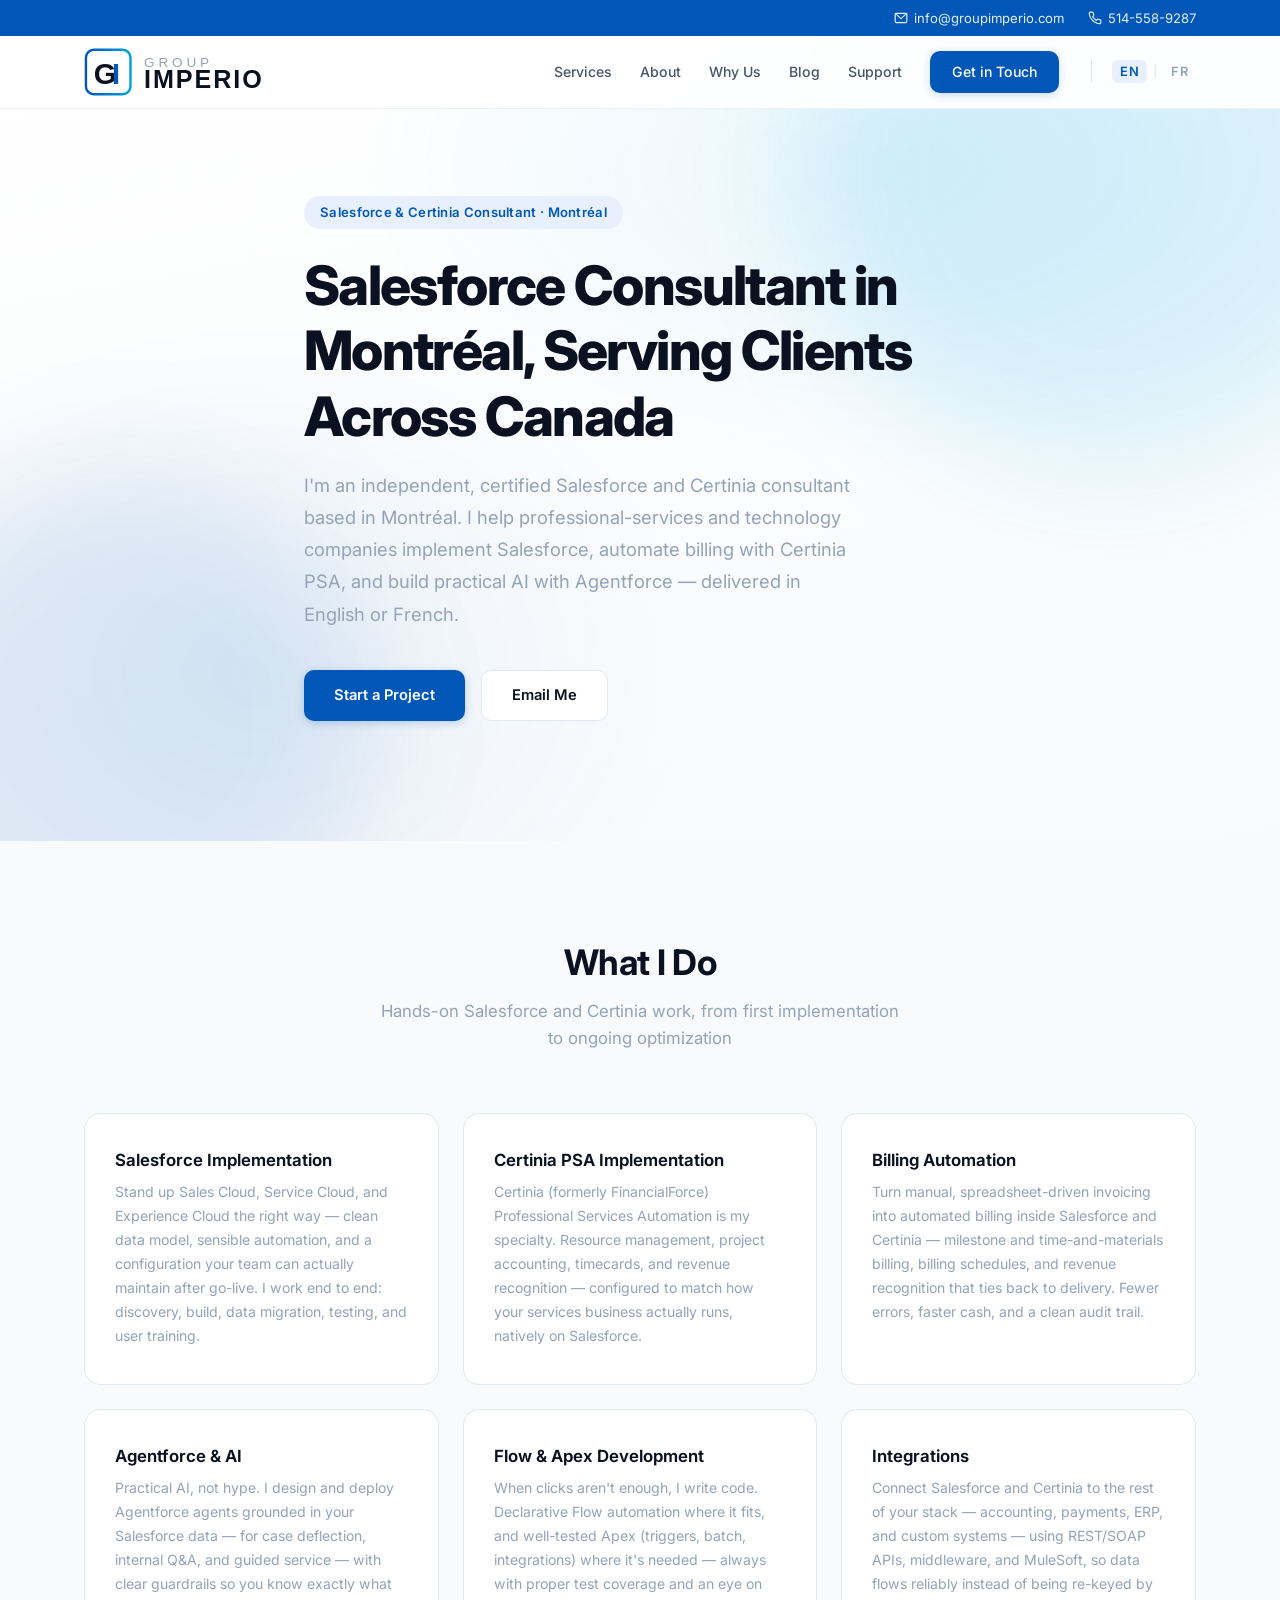
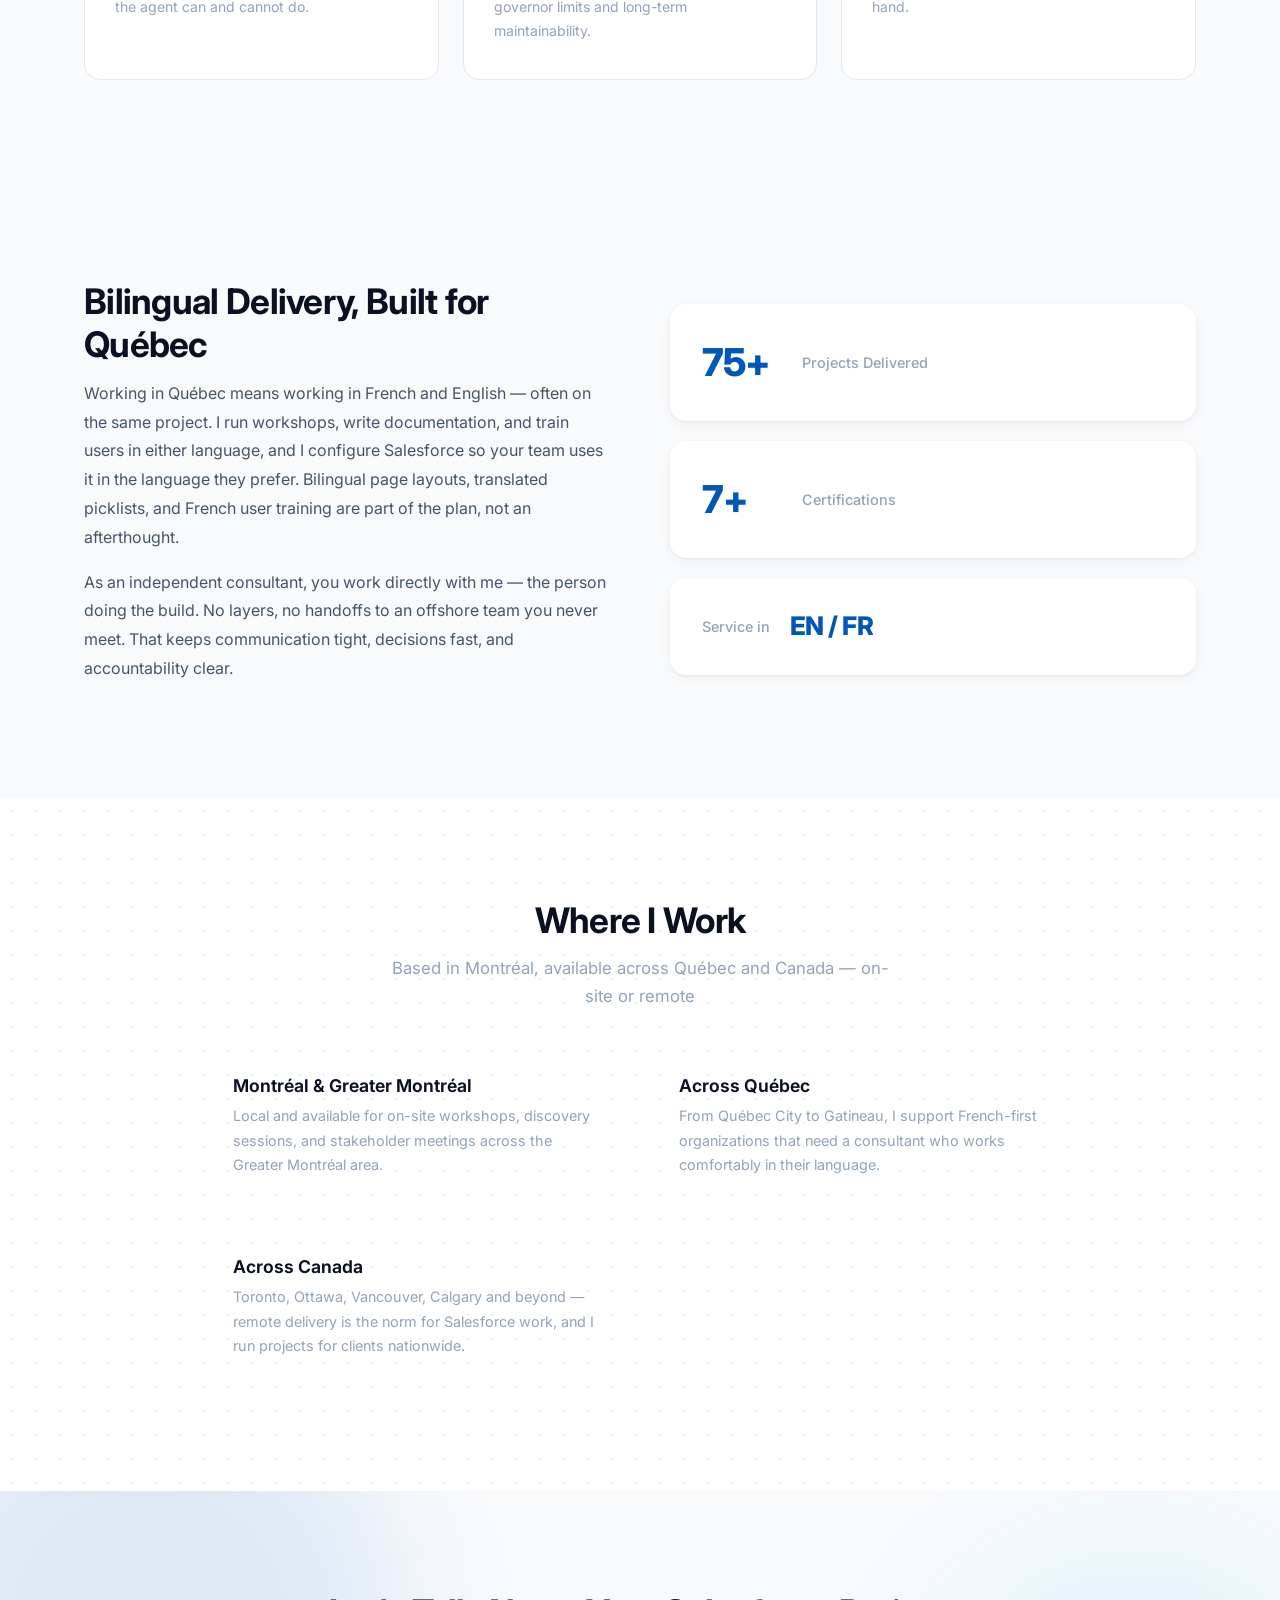
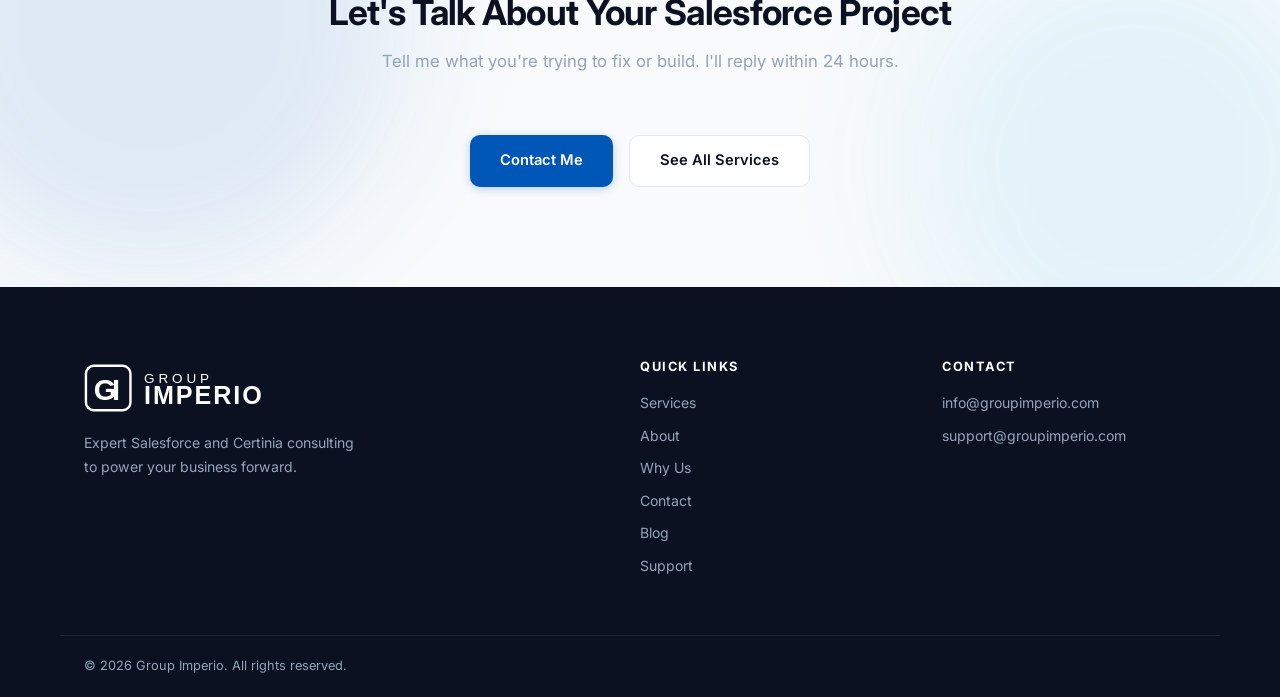
<file: salesforce-consultant-montreal.html>
<!DOCTYPE html>
<html lang="en">
<head>
    <meta charset="UTF-8">
    <link rel="icon" type="image/svg+xml" href="favicon.svg">
    <meta name="viewport" content="width=device-width, initial-scale=1.0">
    <title>Salesforce Consultant Montreal | Certinia &amp; Agentforce</title>
    <meta name="description" content="Independent Salesforce &amp; Certinia consultant in Montr&eacute;al, serving Qu&eacute;bec and Canada. Certinia PSA, billing automation, Agentforce, Flow &amp; Apex — bilingual EN/FR.">
    <link rel="canonical" href="https://www.groupimperio.com/salesforce-consultant-montreal.html">

    <!-- Open Graph -->
    <meta property="og:type" content="website">
    <meta property="og:site_name" content="Group Imperio">
    <meta property="og:title" content="Salesforce Consultant Montreal | Certinia &amp; Agentforce">
    <meta property="og:description" content="Independent Salesforce &amp; Certinia consultant in Montr&eacute;al, serving Qu&eacute;bec and Canada. Certinia PSA, billing automation, Agentforce, Flow &amp; Apex — bilingual EN/FR.">
    <meta property="og:url" content="https://www.groupimperio.com/salesforce-consultant-montreal.html">
    <meta property="og:image" content="https://www.groupimperio.com/img/og-1200x1200.png">
    <meta property="og:image:width" content="1200">
    <meta property="og:image:height" content="1200">
    <meta property="og:image:alt" content="Group Imperio — Salesforce &amp; Certinia Consulting, Montr&eacute;al, across Canada, EN/FR">
    <meta property="og:locale" content="en_CA">
    <meta property="og:locale:alternate" content="fr_CA">

    <!-- Twitter -->
    <meta name="twitter:card" content="summary">
    <meta name="twitter:title" content="Salesforce Consultant Montreal | Certinia &amp; Agentforce">
    <meta name="twitter:description" content="Independent Salesforce &amp; Certinia consultant in Montr&eacute;al, serving Qu&eacute;bec and Canada. Certinia PSA, billing automation, Agentforce, Flow &amp; Apex — bilingual EN/FR.">
    <meta name="twitter:image" content="https://www.groupimperio.com/img/og-1200x1200.png">

    <link rel="stylesheet" href="styles.css">
    <link rel="preconnect" href="https://fonts.googleapis.com">
    <link rel="preconnect" href="https://fonts.gstatic.com" crossorigin>
    <link href="https://fonts.googleapis.com/css2?family=Inter:wght@300;400;500;600;700;800&display=swap" rel="stylesheet">
    <script type="application/ld+json">
    {
      "@context": "https://schema.org",
      "@type": "ProfessionalService",
      "@id": "https://www.groupimperio.com/#business",
      "name": "Groupe Imperio CG Inc.",
      "alternateName": "Group Imperio",
      "url": "https://www.groupimperio.com/",
      "image": "https://www.groupimperio.com/logo.svg",
      "logo": "https://www.groupimperio.com/logo.svg",
      "email": "info@groupimperio.com",
      "telephone": "+1-514-558-9287",
      "description": "Independent Salesforce and Certinia consultant based in Montreal, Quebec, serving clients across Canada. Specializes in Certinia PSA, billing automation, Agentforce, and Flow/Apex development, delivered in English and French.",
      "priceRange": "$$",
      "address": {
        "@type": "PostalAddress",
        "addressLocality": "Montreal",
        "addressRegion": "QC",
        "addressCountry": "CA"
      },
      "areaServed": [
        { "@type": "City", "name": "Montreal" },
        { "@type": "AdministrativeArea", "name": "Quebec" },
        { "@type": "Country", "name": "Canada" }
      ],
      "knowsLanguage": ["en", "fr"]
    }
    </script>
    <script type="application/ld+json">
    {
      "@context": "https://schema.org",
      "@type": "BreadcrumbList",
      "itemListElement": [
        { "@type": "ListItem", "position": 1, "name": "Home", "item": "https://www.groupimperio.com/" },
        { "@type": "ListItem", "position": 2, "name": "Salesforce Consultant Montreal", "item": "https://www.groupimperio.com/salesforce-consultant-montreal.html" }
      ]
    }
    </script>
</head>
<body>
    <div class="top-bar">
        <div class="container top-bar-container">
            <a href="mailto:info@groupimperio.com" class="top-bar-item">
                <svg width="14" height="14" viewBox="0 0 24 24" fill="none" stroke="currentColor" stroke-width="2" stroke-linecap="round" stroke-linejoin="round"><rect x="2" y="4" width="20" height="16" rx="2"/><path d="M22 4L12 13 2 4"/></svg>
                info@groupimperio.com
            </a>
            <a href="tel:+15145589287" class="top-bar-item">
                <svg width="14" height="14" viewBox="0 0 24 24" fill="none" stroke="currentColor" stroke-width="2" stroke-linecap="round" stroke-linejoin="round"><path d="M22 16.92v3a2 2 0 0 1-2.18 2 19.79 19.79 0 0 1-8.63-3.07 19.5 19.5 0 0 1-6-6 19.79 19.79 0 0 1-3.07-8.67A2 2 0 0 1 4.11 2h3a2 2 0 0 1 2 1.72c.127.96.361 1.903.7 2.81a2 2 0 0 1-.45 2.11L8.09 9.91a16 16 0 0 0 6 6l1.27-1.27a2 2 0 0 1 2.11-.45c.907.339 1.85.573 2.81.7A2 2 0 0 1 22 16.92z"/></svg>
                514-558-9287
            </a>
        </div>
    </div>
    <nav class="navbar">
        <div class="container nav-container">
            <a href="index.html" class="logo">
                <img src="logo.svg" alt="Group Imperio" class="logo-img">
            </a>
            <button class="nav-toggle" aria-label="Toggle navigation">
                <span></span>
                <span></span>
                <span></span>
            </button>
            <ul class="nav-links">
                <li><a href="index.html#services" data-en="Services" data-fr="Services">Services</a></li>
                <li><a href="index.html#about" data-en="About" data-fr="&Agrave; propos">About</a></li>
                <li><a href="index.html#why-us" data-en="Why Us" data-fr="Pourquoi nous">Why Us</a></li>
                <li><a href="blog.html" data-en="Blog" data-fr="Blogue">Blog</a></li>
                <li><a href="support.html" data-en="Support" data-fr="Soutien">Support</a></li>
                <li><a href="index.html#contact" class="btn btn-nav" data-en="Get in Touch" data-fr="Contactez-nous">Get in Touch</a></li>
                <li class="lang-switch">
                    <button class="lang-btn active" data-lang="en">EN</button>
                    <span class="lang-divider">|</span>
                    <button class="lang-btn" data-lang="fr">FR</button>
                </li>
            </ul>
        </div>
    </nav>

    <section class="hero">
        <div class="hero-bg"></div>
        <div class="container hero-content">
            <div class="hero-badge" data-en="Salesforce &amp; Certinia Consultant &middot; Montr&eacute;al" data-fr="Consultant Salesforce &amp; Certinia &middot; Montr&eacute;al">Salesforce &amp; Certinia Consultant · Montréal</div>
            <h1 data-en="Salesforce Consultant in Montr&eacute;al, Serving Clients Across Canada" data-fr="Consultant Salesforce &agrave; Montr&eacute;al, au service des clients partout au Canada">Salesforce Consultant in Montréal, Serving Clients Across Canada</h1>
            <p class="hero-subtitle" data-en="I'm an independent, certified Salesforce and Certinia consultant based in Montr&eacute;al. I help professional-services and technology companies implement Salesforce, automate billing with Certinia PSA, and build practical AI with Agentforce — delivered in English or French." data-fr="Je suis un consultant ind&eacute;pendant et certifi&eacute; Salesforce et Certinia bas&eacute; &agrave; Montr&eacute;al. J'aide les entreprises de services professionnels et de technologie &agrave; impl&eacute;menter Salesforce, &agrave; automatiser la facturation avec Certinia PSA et &agrave; b&acirc;tir une IA concr&egrave;te avec Agentforce — en fran&ccedil;ais ou en anglais.">I'm an independent, certified Salesforce and Certinia consultant based in Montréal. I help professional-services and technology companies implement Salesforce, automate billing with Certinia PSA, and build practical AI with Agentforce — delivered in English or French.</p>
            <div class="hero-actions">
                <a href="index.html#contact" class="btn btn-primary" data-en="Start a Project" data-fr="D&eacute;marrer un projet">Start a Project</a>
                <a href="mailto:info@groupimperio.com" class="btn btn-outline" data-en="Email Me" data-fr="&Eacute;crivez-moi">Email Me</a>
            </div>
        </div>
    </section>

    <section class="services">
        <div class="container">
            <div class="section-header">
                <h2 class="section-title" data-en="What I Do" data-fr="Ce que je fais">What I Do</h2>
                <p class="section-subtitle" data-en="Hands-on Salesforce and Certinia work, from first implementation to ongoing optimization" data-fr="Du travail concret sur Salesforce et Certinia, de la premi&egrave;re impl&eacute;mentation &agrave; l'optimisation continue">Hands-on Salesforce and Certinia work, from first implementation to ongoing optimization</p>
            </div>
            <div class="services-grid">
                <div class="service-card" data-aos>
                    <h3 data-en="Salesforce Implementation" data-fr="Impl&eacute;mentation Salesforce">Salesforce Implementation</h3>
                    <p data-en="Stand up Sales Cloud, Service Cloud, and Experience Cloud the right way — clean data model, sensible automation, and a configuration your team can actually maintain after go-live. I work end to end: discovery, build, data migration, testing, and user training." data-fr="Mettre en place Sales Cloud, Service Cloud et Experience Cloud correctement — mod&egrave;le de donn&eacute;es propre, automatisation sens&eacute;e et une configuration que votre &eacute;quipe peut r&eacute;ellement maintenir apr&egrave;s le d&eacute;ploiement. Je couvre tout le cycle : analyse, construction, migration des donn&eacute;es, tests et formation.">Stand up Sales Cloud, Service Cloud, and Experience Cloud the right way — clean data model, sensible automation, and a configuration your team can actually maintain after go-live. I work end to end: discovery, build, data migration, testing, and user training.</p>
                </div>
                <div class="service-card" data-aos>
                    <h3 data-en="Certinia PSA Implementation" data-fr="Impl&eacute;mentation Certinia PSA">Certinia PSA Implementation</h3>
                    <p data-en="Certinia (formerly FinancialForce) Professional Services Automation is my specialty. Resource management, project accounting, timecards, and revenue recognition — configured to match how your services business actually runs, natively on Salesforce." data-fr="L'automatisation des services professionnels Certinia (anciennement FinancialForce) est ma sp&eacute;cialit&eacute;. Gestion des ressources, comptabilit&eacute; de projet, feuilles de temps et reconnaissance des revenus — configur&eacute;es selon le fonctionnement r&eacute;el de votre entreprise de services, nativement sur Salesforce.">Certinia (formerly FinancialForce) Professional Services Automation is my specialty. Resource management, project accounting, timecards, and revenue recognition — configured to match how your services business actually runs, natively on Salesforce.</p>
                </div>
                <div class="service-card" data-aos>
                    <h3 data-en="Billing Automation" data-fr="Automatisation de la facturation">Billing Automation</h3>
                    <p data-en="Turn manual, spreadsheet-driven invoicing into automated billing inside Salesforce and Certinia — milestone and time-and-materials billing, billing schedules, and revenue recognition that ties back to delivery. Fewer errors, faster cash, and a clean audit trail." data-fr="Transformez la facturation manuelle bas&eacute;e sur des tableurs en facturation automatis&eacute;e dans Salesforce et Certinia — facturation par jalons et en r&eacute;gie, calendriers de facturation et reconnaissance des revenus li&eacute;e &agrave; la livraison. Moins d'erreurs, encaissement plus rapide et une piste de v&eacute;rification claire.">Turn manual, spreadsheet-driven invoicing into automated billing inside Salesforce and Certinia — milestone and time-and-materials billing, billing schedules, and revenue recognition that ties back to delivery. Fewer errors, faster cash, and a clean audit trail.</p>
                </div>
                <div class="service-card" data-aos>
                    <h3 data-en="Agentforce &amp; AI" data-fr="Agentforce &amp; IA">Agentforce &amp; AI</h3>
                    <p data-en="Practical AI, not hype. I design and deploy Agentforce agents grounded in your Salesforce data — for case deflection, internal Q&amp;A, and guided service — with clear guardrails so you know exactly what the agent can and cannot do." data-fr="De l'IA concr&egrave;te, sans battage. Je con&ccedil;ois et d&eacute;ploie des agents Agentforce ancr&eacute;s dans vos donn&eacute;es Salesforce — pour la d&eacute;flexion de cas, les questions internes et le service guid&eacute; — avec des garde-fous clairs pour savoir exactement ce que l'agent peut et ne peut pas faire.">Practical AI, not hype. I design and deploy Agentforce agents grounded in your Salesforce data — for case deflection, internal Q&amp;A, and guided service — with clear guardrails so you know exactly what the agent can and cannot do.</p>
                </div>
                <div class="service-card" data-aos>
                    <h3 data-en="Flow &amp; Apex Development" data-fr="D&eacute;veloppement Flow &amp; Apex">Flow &amp; Apex Development</h3>
                    <p data-en="When clicks aren't enough, I write code. Declarative Flow automation where it fits, and well-tested Apex (triggers, batch, integrations) where it's needed — always with proper test coverage and an eye on governor limits and long-term maintainability." data-fr="Quand le configuratif ne suffit pas, j'&eacute;cris du code. De l'automatisation Flow d&eacute;clarative l&agrave; o&ugrave; c'est appropri&eacute;, et de l'Apex bien test&eacute; (triggers, batch, int&eacute;grations) l&agrave; o&ugrave; c'est n&eacute;cessaire — toujours avec une couverture de tests ad&eacute;quate et un souci des limites du gouverneur et de la maintenabilit&eacute;.">When clicks aren't enough, I write code. Declarative Flow automation where it fits, and well-tested Apex (triggers, batch, integrations) where it's needed — always with proper test coverage and an eye on governor limits and long-term maintainability.</p>
                </div>
                <div class="service-card" data-aos>
                    <h3 data-en="Integrations" data-fr="Int&eacute;grations">Integrations</h3>
                    <p data-en="Connect Salesforce and Certinia to the rest of your stack — accounting, payments, ERP, and custom systems — using REST/SOAP APIs, middleware, and MuleSoft, so data flows reliably instead of being re-keyed by hand." data-fr="Connectez Salesforce et Certinia au reste de votre pile — comptabilit&eacute;, paiements, ERP et syst&egrave;mes sur mesure — &agrave; l'aide d'API REST/SOAP, de middleware et de MuleSoft, pour que les donn&eacute;es circulent de fa&ccedil;on fiable au lieu d'&ecirc;tre ressaisies &agrave; la main.">Connect Salesforce and Certinia to the rest of your stack — accounting, payments, ERP, and custom systems — using REST/SOAP APIs, middleware, and MuleSoft, so data flows reliably instead of being re-keyed by hand.</p>
                </div>
            </div>
        </div>
    </section>

    <section class="about">
        <div class="container">
            <div class="about-layout">
                <div class="about-content">
                    <h2 class="section-title" data-en="Bilingual Delivery, Built for Qu&eacute;bec" data-fr="Livraison bilingue, pens&eacute;e pour le Qu&eacute;bec">Bilingual Delivery, Built for Québec</h2>
                    <p data-en="Working in Qu&eacute;bec means working in French and English — often on the same project. I run workshops, write documentation, and train users in either language, and I configure Salesforce so your team uses it in the language they prefer. Bilingual page layouts, translated picklists, and French user training are part of the plan, not an afterthought." data-fr="Travailler au Qu&eacute;bec, c'est travailler en fran&ccedil;ais et en anglais — souvent sur le m&ecirc;me projet. J'anime des ateliers, r&eacute;dige la documentation et forme les utilisateurs dans l'une ou l'autre langue, et je configure Salesforce pour que votre &eacute;quipe l'utilise dans la langue de son choix. Mises en page bilingues, listes de s&eacute;lection traduites et formation en fran&ccedil;ais font partie du plan, pas d'un ajout de derni&egrave;re minute.">Working in Québec means working in French and English — often on the same project. I run workshops, write documentation, and train users in either language, and I configure Salesforce so your team uses it in the language they prefer. Bilingual page layouts, translated picklists, and French user training are part of the plan, not an afterthought.</p>
                    <p data-en="As an independent consultant, you work directly with me — the person doing the build. No layers, no handoffs to an offshore team you never meet. That keeps communication tight, decisions fast, and accountability clear." data-fr="En tant que consultant ind&eacute;pendant, vous travaillez directement avec moi — la personne qui r&eacute;alise le travail. Pas d'interm&eacute;diaires, pas de transferts vers une &eacute;quipe d&eacute;localis&eacute;e que vous ne rencontrez jamais. La communication reste serr&eacute;e, les d&eacute;cisions rapides et l'imputabilit&eacute; claire.">As an independent consultant, you work directly with me — the person doing the build. No layers, no handoffs to an offshore team you never meet. That keeps communication tight, decisions fast, and accountability clear.</p>
                </div>
                <div class="about-stats">
                    <div class="stat-card">
                        <span class="stat-number">100+</span>
                        <span class="stat-label" data-en="Projects Delivered" data-fr="Projets livr&eacute;s">Projects Delivered</span>
                    </div>
                    <div class="stat-card">
                        <span class="stat-number">10+</span>
                        <span class="stat-label" data-en="Certifications" data-fr="Certifications">Certifications</span>
                    </div>
                    <div class="stat-card">
                        <span class="stat-label" data-en="Service in" data-fr="Service en">Service in</span>
                        <span class="stat-number" style="font-size:1.6rem;">EN / FR</span>
                    </div>
                </div>
            </div>
        </div>
    </section>

    <section class="why-us">
        <div class="container">
            <div class="section-header">
                <h2 class="section-title" data-en="Where I Work" data-fr="O&ugrave; je travaille">Where I Work</h2>
                <p class="section-subtitle" data-en="Based in Montr&eacute;al, available across Qu&eacute;bec and Canada — on-site or remote" data-fr="Bas&eacute; &agrave; Montr&eacute;al, disponible partout au Qu&eacute;bec et au Canada — sur place ou &agrave; distance">Based in Montréal, available across Québec and Canada — on-site or remote</p>
            </div>
            <div class="features-grid">
                <div class="feature" data-aos>
                    <h3 data-en="Montr&eacute;al &amp; Greater Montr&eacute;al" data-fr="Montr&eacute;al et le Grand Montr&eacute;al">Montréal &amp; Greater Montréal</h3>
                    <p data-en="Local and available for on-site workshops, discovery sessions, and stakeholder meetings across the Greater Montr&eacute;al area." data-fr="Local et disponible pour des ateliers sur place, des s&eacute;ances de d&eacute;couverte et des r&eacute;unions avec les parties prenantes dans tout le Grand Montr&eacute;al.">Local and available for on-site workshops, discovery sessions, and stakeholder meetings across the Greater Montréal area.</p>
                </div>
                <div class="feature" data-aos>
                    <h3 data-en="Across Qu&eacute;bec" data-fr="Partout au Qu&eacute;bec">Across Québec</h3>
                    <p data-en="From Qu&eacute;bec City to Gatineau, I support French-first organizations that need a consultant who works comfortably in their language." data-fr="De Qu&eacute;bec &agrave; Gatineau, j'accompagne les organisations francophones qui ont besoin d'un consultant &agrave; l'aise dans leur langue.">From Québec City to Gatineau, I support French-first organizations that need a consultant who works comfortably in their language.</p>
                </div>
                <div class="feature" data-aos>
                    <h3 data-en="Across Canada" data-fr="Partout au Canada">Across Canada</h3>
                    <p data-en="Toronto, Ottawa, Vancouver, Calgary and beyond — remote delivery is the norm for Salesforce work, and I run projects for clients nationwide." data-fr="Toronto, Ottawa, Vancouver, Calgary et au-del&agrave; — la livraison &agrave; distance est la norme pour le travail Salesforce, et je m&egrave;ne des projets pour des clients partout au pays.">Toronto, Ottawa, Vancouver, Calgary and beyond — remote delivery is the norm for Salesforce work, and I run projects for clients nationwide.</p>
                </div>
            </div>
        </div>
    </section>

    <section class="contact">
        <div class="container">
            <div class="section-header">
                <h2 class="section-title" data-en="Let's Talk About Your Salesforce Project" data-fr="Parlons de votre projet Salesforce">Let's Talk About Your Salesforce Project</h2>
                <p class="section-subtitle" data-en="Tell me what you're trying to fix or build. I'll reply within 24 hours." data-fr="Dites-moi ce que vous cherchez &agrave; corriger ou &agrave; construire. Je r&eacute;ponds dans les 24 heures.">Tell me what you're trying to fix or build. I'll reply within 24 hours.</p>
            </div>
            <div class="hero-actions" style="justify-content:center;">
                <a href="index.html#contact" class="btn btn-primary" data-en="Contact Me" data-fr="Me contacter">Contact Me</a>
                <a href="index.html#services" class="btn btn-outline" data-en="See All Services" data-fr="Voir tous les services">See All Services</a>
            </div>
        </div>
    </section>

    <footer class="footer">
        <div class="container footer-content">
            <div class="footer-brand">
                <a href="index.html" class="logo">
                    <img src="logo.svg" alt="Group Imperio" class="logo-img logo-img-footer">
                </a>
                <p data-en="Expert Salesforce and Certinia consulting to power your business forward." data-fr="Services-conseils experts Salesforce et Certinia pour propulser votre entreprise.">Expert Salesforce and Certinia consulting to power your business forward.</p>
            </div>
            <div class="footer-links">
                <h4 data-en="Quick Links" data-fr="Liens rapides">Quick Links</h4>
                <ul>
                    <li><a href="index.html#services" data-en="Services" data-fr="Services">Services</a></li>
                    <li><a href="index.html#about" data-en="About" data-fr="&Agrave; propos">About</a></li>
                    <li><a href="index.html#why-us" data-en="Why Us" data-fr="Pourquoi nous">Why Us</a></li>
                    <li><a href="index.html#contact" data-en="Contact" data-fr="Contact">Contact</a></li>
                    <li><a href="blog.html" data-en="Blog" data-fr="Blogue">Blog</a></li>
                    <li><a href="support.html" data-en="Support" data-fr="Soutien">Support</a></li>
                </ul>
            </div>
            <div class="footer-contact">
                <h4>Contact</h4>
                <ul>
                    <li><a href="mailto:info@groupimperio.com">info@groupimperio.com</a></li>
                    <li><a href="mailto:support@groupimperio.com">support@groupimperio.com</a></li>
                </ul>
            </div>
        </div>
        <div class="container footer-bottom">
            <p>&copy; 2026 Group Imperio. All rights reserved.</p>
        </div>
    </footer>

    <script src="script.js"></script>
    <script type="text/javascript">window.$crisp=[];window.CRISP_WEBSITE_ID="f2834709-5a09-4df9-8c23-a9838bc8cb41";(function(){d=document;s=d.createElement("script");s.src="https://client.crisp.chat/l.js";s.async=1;d.getElementsByTagName("head")[0].appendChild(s);})();</script>
</body>
</html>
</file>
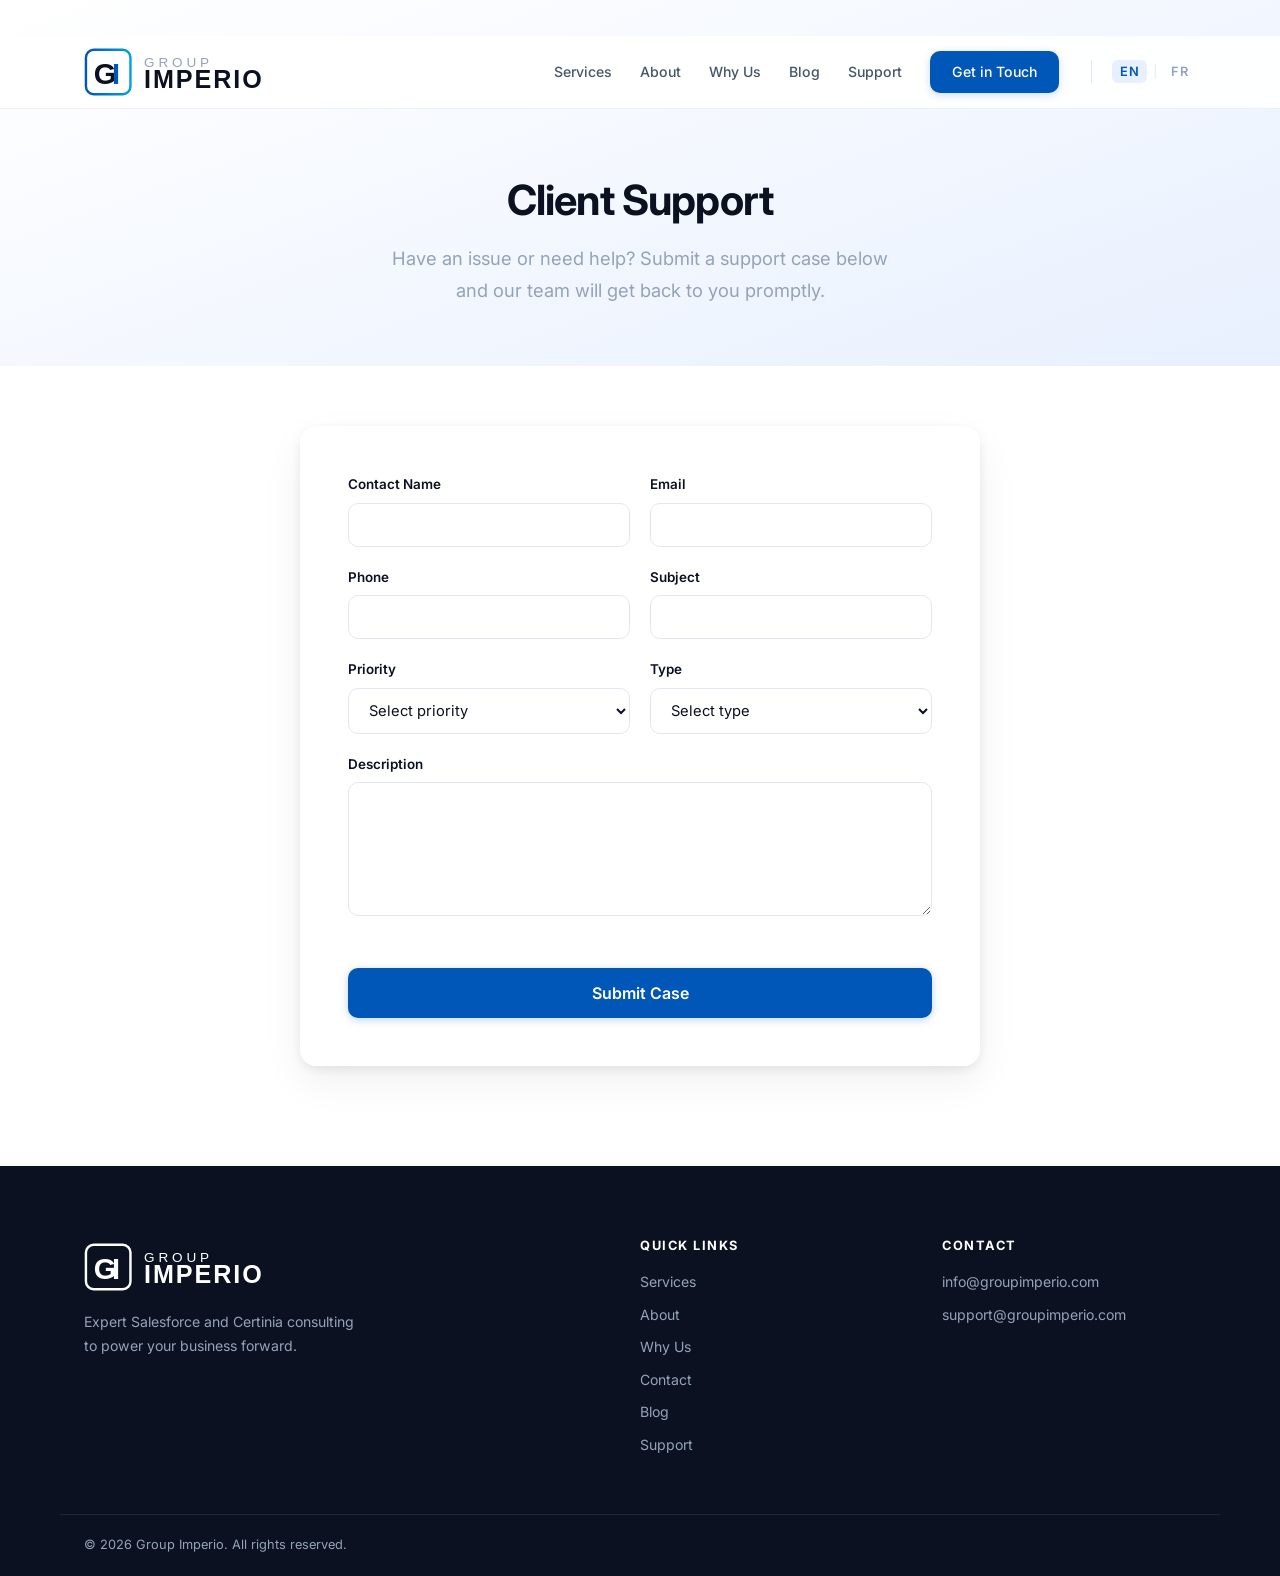
<file: support.html>
<!DOCTYPE html>
<html lang="en">
<head>
    <meta charset="UTF-8">
    <link rel="icon" type="image/svg+xml" href="favicon.svg">
    <meta name="viewport" content="width=device-width, initial-scale=1.0">
    <title>Support | Group Imperio</title>
    <META HTTP-EQUIV="Content-type" CONTENT="text/html; charset=UTF-8">
    <script src="https://www.google.com/recaptcha/api.js"></script>
    <script>
        function timestamp() { var response = document.getElementById("g-recaptcha-response"); if (response == null || response.value.trim() == "") {var elems = JSON.parse(document.getElementsByName("captcha_settings")[0].value);elems["ts"] = JSON.stringify(new Date().getTime());document.getElementsByName("captcha_settings")[0].value = JSON.stringify(elems); } } setInterval(timestamp, 500);
    </script>
    <link rel="stylesheet" href="styles.css">
    <link rel="preconnect" href="https://fonts.googleapis.com">
    <link rel="preconnect" href="https://fonts.gstatic.com" crossorigin>
    <link href="https://fonts.googleapis.com/css2?family=Inter:wght@300;400;500;600;700;800&display=swap" rel="stylesheet">
</head>
<body>
    <nav class="navbar">
        <div class="container nav-container">
            <a href="index.html" class="logo">
                <img src="logo.svg" alt="Group Imperio" class="logo-img">
            </a>
            <button class="nav-toggle" aria-label="Toggle navigation">
                <span></span>
                <span></span>
                <span></span>
            </button>
            <ul class="nav-links">
                <li><a href="index.html#services" data-en="Services" data-fr="Services">Services</a></li>
                <li><a href="index.html#about" data-en="About" data-fr="&Agrave; propos">About</a></li>
                <li><a href="index.html#why-us" data-en="Why Us" data-fr="Pourquoi nous">Why Us</a></li>
                <li><a href="blog.html" data-en="Blog" data-fr="Blogue">Blog</a></li>
                <li><a href="support.html" data-en="Support" data-fr="Soutien">Support</a></li>
                <li><a href="index.html#contact" class="btn btn-nav" data-en="Get in Touch" data-fr="Contactez-nous">Get in Touch</a></li>
                <li class="lang-switch">
                    <button class="lang-btn active" data-lang="en">EN</button>
                    <span class="lang-divider">|</span>
                    <button class="lang-btn" data-lang="fr">FR</button>
                </li>
            </ul>
        </div>
    </nav>

    <section class="support-hero">
        <div class="container">
            <h1 data-en="Client Support" data-fr="Soutien client">Client Support</h1>
            <p class="hero-subtitle" data-en="Have an issue or need help? Submit a support case below and our team will get back to you promptly." data-fr="Vous avez un probl&egrave;me ou besoin d'aide? Soumettez un cas de soutien ci-dessous et notre &eacute;quipe vous r&eacute;pondra rapidement.">Have an issue or need help? Submit a support case below and our team will get back to you promptly.</p>
        </div>
    </section>

    <section class="support-form-section">
        <div class="container">
            <form class="contact-form" action="https://webto.salesforce.com/servlet/servlet.WebToCase?encoding=UTF-8&orgId=00Dau000009foeo" method="POST">
                <input type="hidden" name="captcha_settings" value='{"keyname":"GroupImperio","fallback":"true","orgId":"00Dau000009foeo","ts":""}'>
                <input type="hidden" name="orgid" value="00Dau000009foeo">
                <input type="hidden" name="retURL" value="https://groupimperio.com/case">

                <div class="form-row">
                    <div class="form-group">
                        <label for="name" data-en="Contact Name" data-fr="Nom du contact">Contact Name</label>
                        <input type="text" id="name" maxlength="80" name="name" required>
                    </div>
                    <div class="form-group">
                        <label for="email" data-en="Email" data-fr="Courriel">Email</label>
                        <input type="email" id="email" maxlength="80" name="email" required>
                    </div>
                </div>
                <div class="form-row">
                    <div class="form-group">
                        <label for="phone" data-en="Phone" data-fr="T&eacute;l&eacute;phone">Phone</label>
                        <input type="tel" id="phone" maxlength="40" name="phone">
                    </div>
                    <div class="form-group">
                        <label for="subject" data-en="Subject" data-fr="Sujet">Subject</label>
                        <input type="text" id="subject" maxlength="80" name="subject" required>
                    </div>
                </div>
                <div class="form-row">
                    <div class="form-group">
                        <label for="priority" data-en="Priority" data-fr="Priorit&eacute;">Priority</label>
                        <select id="priority" name="priority">
                            <option value="" data-en="Select priority" data-fr="S&eacute;lectionnez la priorit&eacute;">Select priority</option>
                            <option value="High">High</option>
                            <option value="Medium">Medium</option>
                            <option value="Low">Low</option>
                        </select>
                    </div>
                    <div class="form-group">
                        <label for="type" data-en="Type" data-fr="Type">Type</label>
                        <select id="type" name="type">
                            <option value="" data-en="Select type" data-fr="S&eacute;lectionnez le type">Select type</option>
                            <option value="Problem">Problem</option>
                            <option value="Feature Request">Feature Request</option>
                            <option value="Question">Question</option>
                        </select>
                    </div>
                </div>
                <div class="form-group">
                    <label for="description" data-en="Description" data-fr="Description">Description</label>
                    <textarea id="description" name="description" rows="6" required></textarea>
                </div>
                <div class="form-group recaptcha-group">
                    <div class="g-recaptcha" data-sitekey="6Lec4owsAAAAAOgRxhhQzPLAhImwfrniWws-cDaA"></div>
                </div>
                <button type="submit" class="btn btn-primary btn-full" data-en="Submit Case" data-fr="Soumettre le cas">Submit Case</button>
            </form>
        </div>
    </section>

    <footer class="footer">
        <div class="container footer-content">
            <div class="footer-brand">
                <a href="index.html" class="logo">
                    <img src="logo.svg" alt="Group Imperio" class="logo-img logo-img-footer">
                </a>
                <p data-en="Expert Salesforce and Certinia consulting to power your business forward." data-fr="Services-conseils experts Salesforce et Certinia pour propulser votre entreprise.">Expert Salesforce and Certinia consulting to power your business forward.</p>
            </div>
            <div class="footer-links">
                <h4 data-en="Quick Links" data-fr="Liens rapides">Quick Links</h4>
                <ul>
                    <li><a href="index.html#services" data-en="Services" data-fr="Services">Services</a></li>
                    <li><a href="index.html#about" data-en="About" data-fr="&Agrave; propos">About</a></li>
                    <li><a href="index.html#why-us" data-en="Why Us" data-fr="Pourquoi nous">Why Us</a></li>
                    <li><a href="index.html#contact" data-en="Contact" data-fr="Contact">Contact</a></li>
                    <li><a href="blog.html" data-en="Blog" data-fr="Blogue">Blog</a></li>
                    <li><a href="support.html" data-en="Support" data-fr="Soutien">Support</a></li>
                </ul>
            </div>
            <div class="footer-contact">
                <h4>Contact</h4>
                <ul>
                    <li><a href="mailto:info@groupimperio.com">info@groupimperio.com</a></li>
                    <li><a href="mailto:support@groupimperio.com">support@groupimperio.com</a></li>
                </ul>
            </div>
        </div>
        <div class="container footer-bottom">
            <p>&copy; 2026 Group Imperio. All rights reserved.</p>
        </div>
    </footer>

    <script src="script.js"></script>
    <script type="text/javascript">window.$crisp=[];window.CRISP_WEBSITE_ID="f2834709-5a09-4df9-8c23-a9838bc8cb41";(function(){d=document;s=d.createElement("script");s.src="https://client.crisp.chat/l.js";s.async=1;d.getElementsByTagName("head")[0].appendChild(s);})();</script>
</body>
</html>
</file>
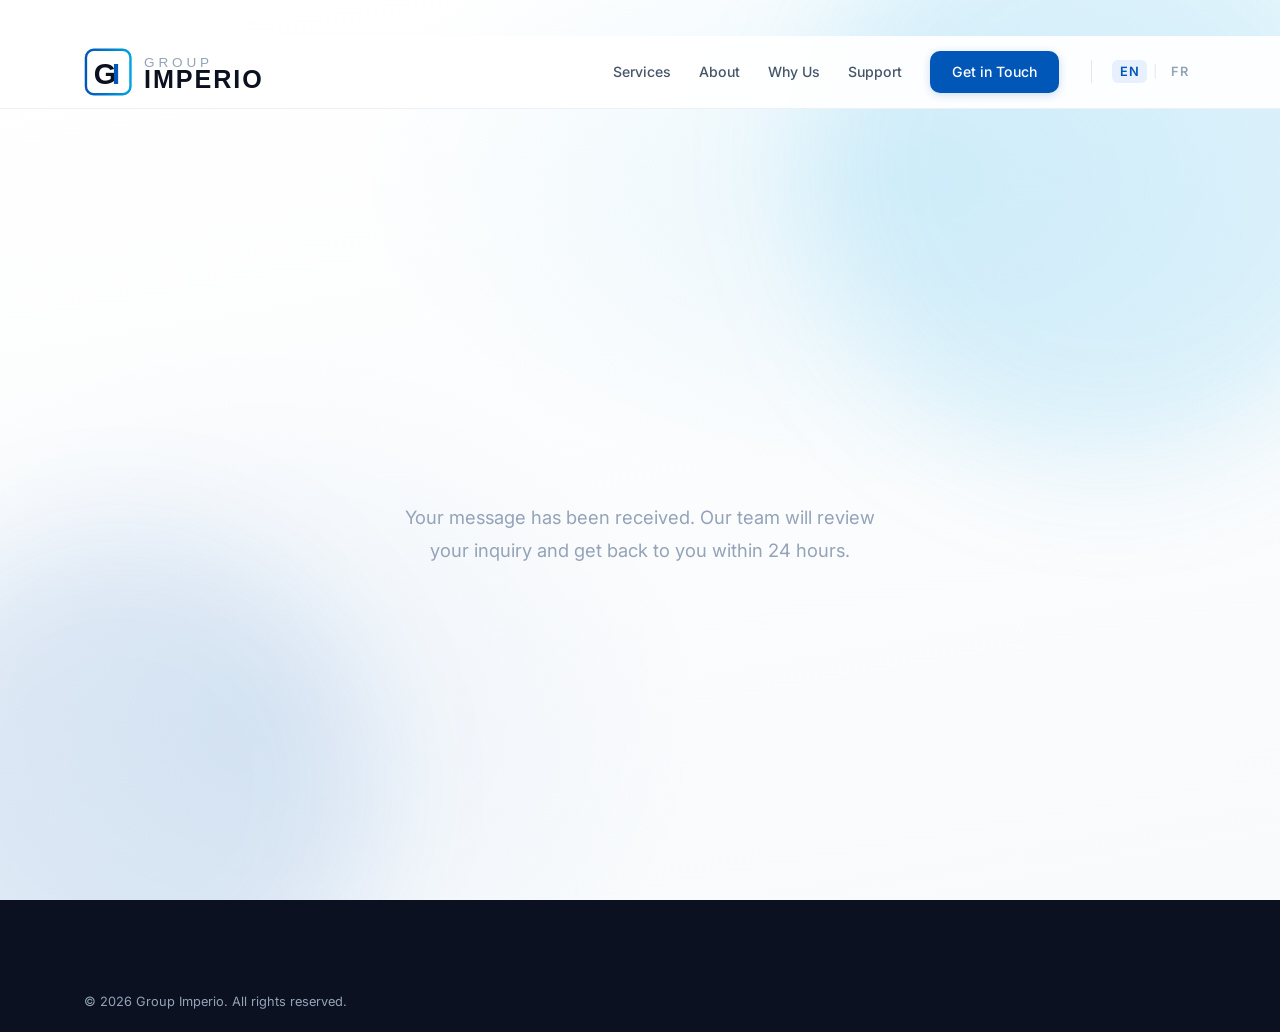
<file: thankyou.html>
<!DOCTYPE html>
<html lang="en">
<head>
    <meta charset="UTF-8">
    <link rel="icon" type="image/svg+xml" href="favicon.svg">
    <meta name="viewport" content="width=device-width, initial-scale=1.0">
    <title>Thank You | Group Imperio</title>
    <link rel="stylesheet" href="styles.css">
    <link rel="preconnect" href="https://fonts.googleapis.com">
    <link rel="preconnect" href="https://fonts.gstatic.com" crossorigin>
    <link href="https://fonts.googleapis.com/css2?family=Inter:wght@300;400;500;600;700;800&display=swap" rel="stylesheet">
</head>
<body>
    <nav class="navbar">
        <div class="container nav-container">
            <a href="index.html" class="logo">
                <img src="logo.svg" alt="Group Imperio" class="logo-img">
            </a>
            <ul class="nav-links">
                <li><a href="index.html#services" data-en="Services" data-fr="Services">Services</a></li>
                <li><a href="index.html#about" data-en="About" data-fr="&Agrave; propos">About</a></li>
                <li><a href="index.html#why-us" data-en="Why Us" data-fr="Pourquoi nous">Why Us</a></li>
                <li><a href="support.html" data-en="Support" data-fr="Soutien">Support</a></li>
                <li><a href="index.html#contact" class="btn btn-nav" data-en="Get in Touch" data-fr="Contactez-nous">Get in Touch</a></li>
                <li class="lang-switch">
                    <button class="lang-btn active" data-lang="en">EN</button>
                    <span class="lang-divider">|</span>
                    <button class="lang-btn" data-lang="fr">FR</button>
                </li>
            </ul>
        </div>
    </nav>

    <section class="hero thankyou-hero">
        <div class="hero-bg"></div>
        <div class="container thankyou-content">
            <div class="thankyou-icon">
                <svg width="64" height="64" viewBox="0 0 24 24" fill="none" stroke="currentColor" stroke-width="2" stroke-linecap="round" stroke-linejoin="round">
                    <path d="M22 11.08V12a10 10 0 1 1-5.93-9.14"/>
                    <polyline points="22 4 12 14.01 9 11.01"/>
                </svg>
            </div>
            <h1 data-en="Thank You!" data-fr="Merci!">Thank You!</h1>
            <p class="hero-subtitle" data-en="Your message has been received. Our team will review your inquiry and get back to you within 24 hours." data-fr="Votre message a &eacute;t&eacute; re&ccedil;u. Notre &eacute;quipe examinera votre demande et vous r&eacute;pondra dans les 24 heures.">Your message has been received. Our team will review your inquiry and get back to you within 24 hours.</p>
            <a href="index.html" class="btn btn-primary" data-en="Back to Home" data-fr="Retour &agrave; l'accueil">Back to Home</a>
        </div>
    </section>

    <footer class="footer">
        <div class="container footer-bottom" style="border-top: none;">
            <p>&copy; 2026 Group Imperio. All rights reserved.</p>
        </div>
    </footer>

    <script src="script.js"></script>
    <script type="text/javascript">window.$crisp=[];window.CRISP_WEBSITE_ID="f2834709-5a09-4df9-8c23-a9838bc8cb41";(function(){d=document;s=d.createElement("script");s.src="https://client.crisp.chat/l.js";s.async=1;d.getElementsByTagName("head")[0].appendChild(s);})();</script>
</body>
</html>
</file>
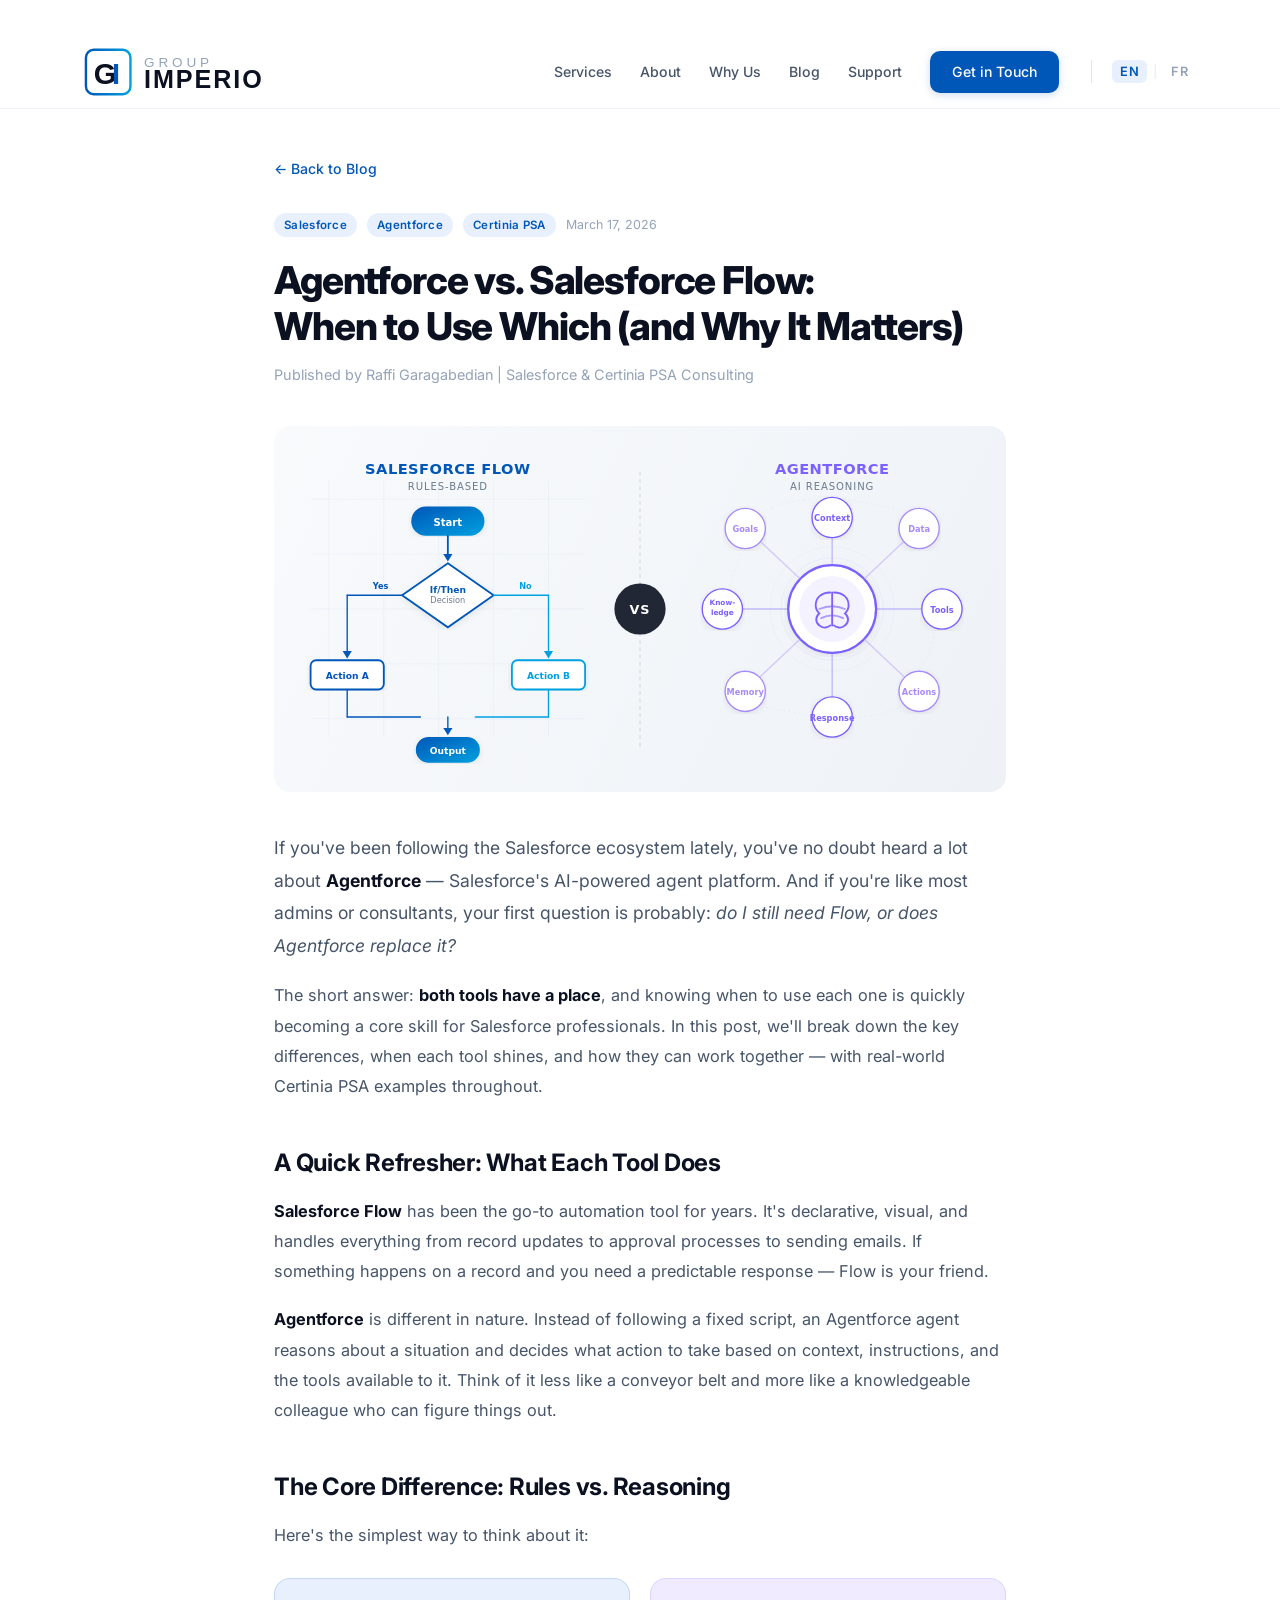
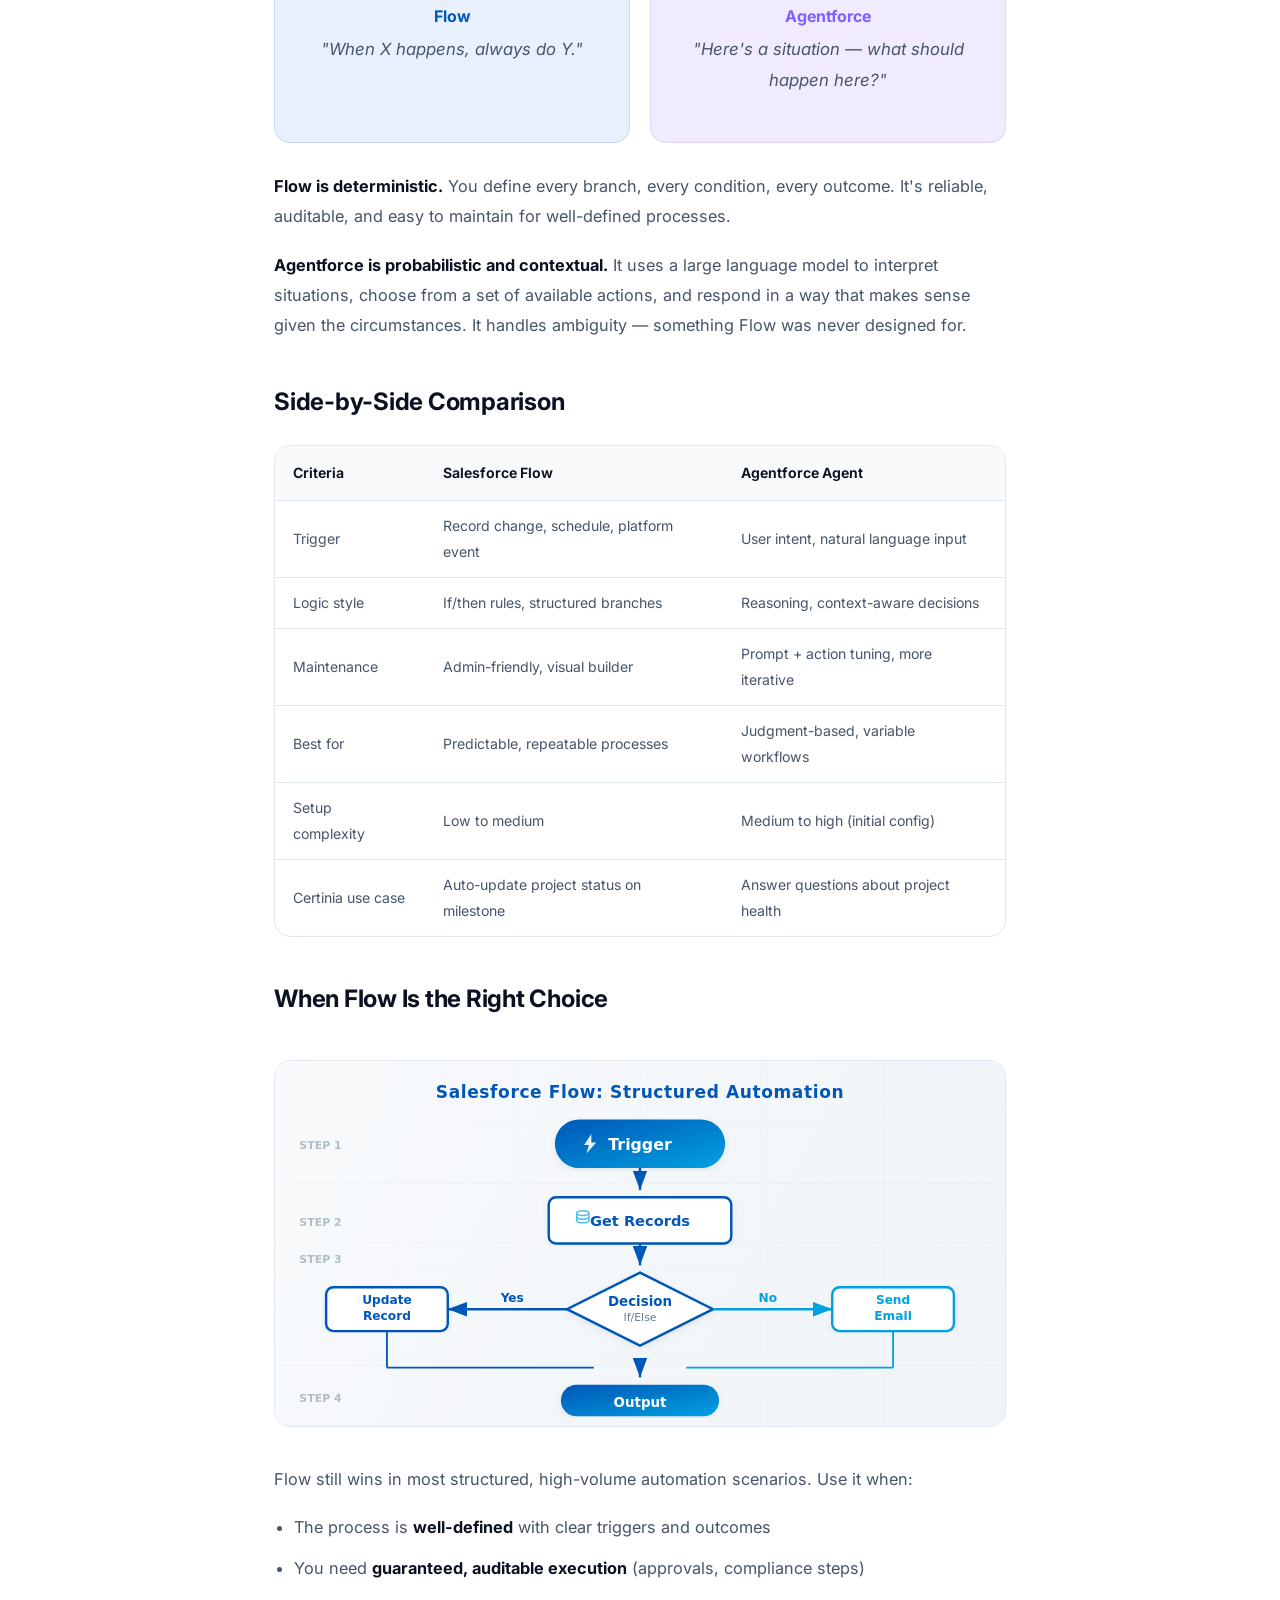
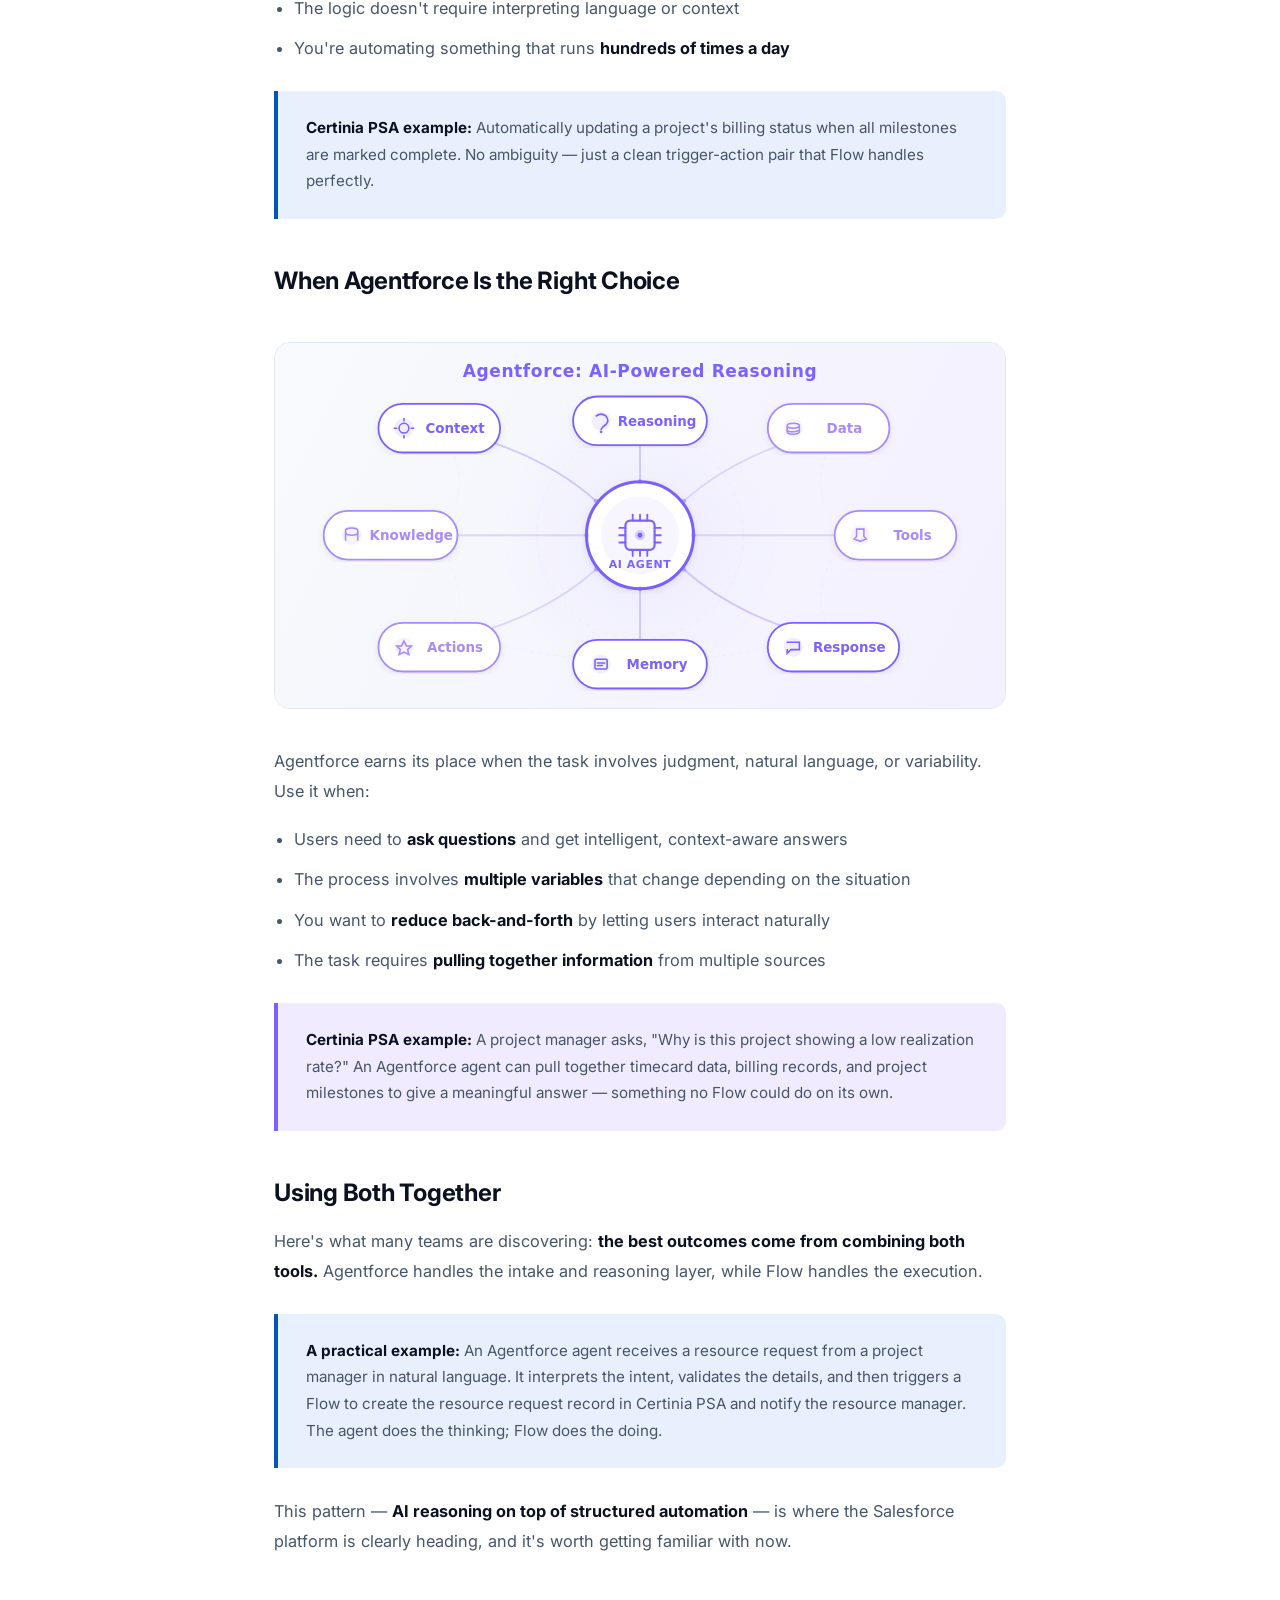
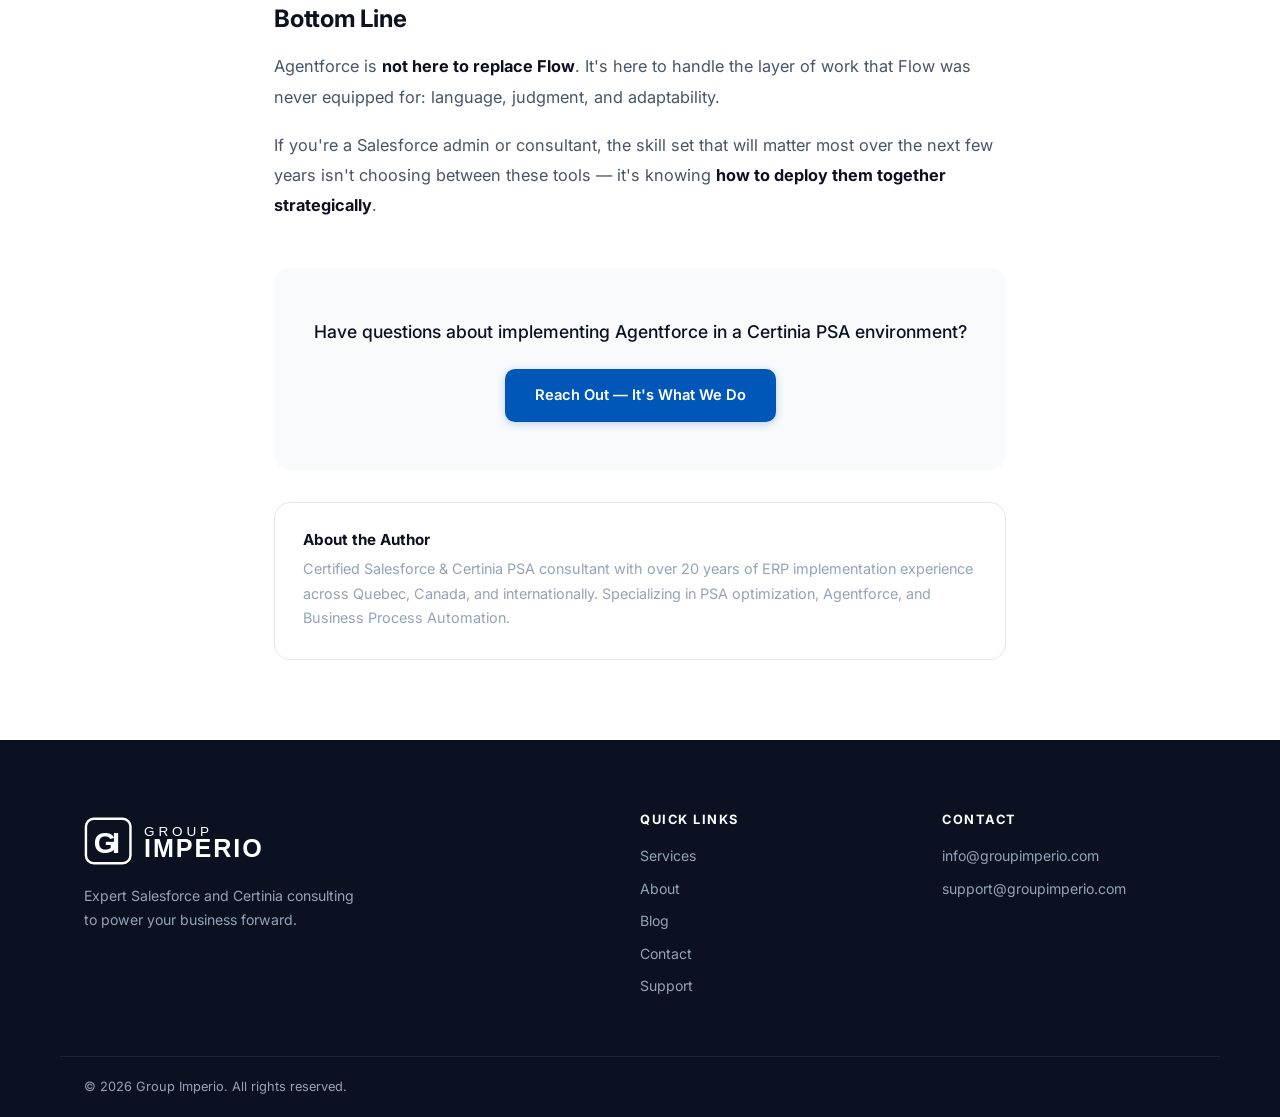
<file: blog/agentforce-vs-flow.html>
<!DOCTYPE html>
<html lang="en">
<head>
    <meta charset="UTF-8">
    <link rel="icon" type="image/svg+xml" href="../favicon.svg">
    <meta name="viewport" content="width=device-width, initial-scale=1.0">
    <title>Agentforce vs. Salesforce Flow | Group Imperio Blog</title>
    <meta name="description" content="Learn when to use Agentforce vs Salesforce Flow, with real-world Certinia PSA examples. A guide for Salesforce admins and consultants.">
    <link rel="stylesheet" href="../styles.css">
    <link rel="preconnect" href="https://fonts.googleapis.com">
    <link rel="preconnect" href="https://fonts.gstatic.com" crossorigin>
    <link href="https://fonts.googleapis.com/css2?family=Inter:wght@300;400;500;600;700;800&display=swap" rel="stylesheet">
</head>
<body>
    <nav class="navbar">
        <div class="container nav-container">
            <a href="../index.html" class="logo">
                <img src="../logo.svg" alt="Group Imperio" class="logo-img">
            </a>
            <button class="nav-toggle" aria-label="Toggle navigation">
                <span></span>
                <span></span>
                <span></span>
            </button>
            <ul class="nav-links">
                <li><a href="../index.html#services" data-en="Services" data-fr="Services">Services</a></li>
                <li><a href="../index.html#about" data-en="About" data-fr="&Agrave; propos">About</a></li>
                <li><a href="../index.html#why-us" data-en="Why Us" data-fr="Pourquoi nous">Why Us</a></li>
                <li><a href="../blog.html" data-en="Blog" data-fr="Blogue">Blog</a></li>
                <li><a href="../support.html" data-en="Support" data-fr="Soutien">Support</a></li>
                <li><a href="../index.html#contact" class="btn btn-nav" data-en="Get in Touch" data-fr="Contactez-nous">Get in Touch</a></li>
                <li class="lang-switch">
                    <button class="lang-btn active" data-lang="en">EN</button>
                    <span class="lang-divider">|</span>
                    <button class="lang-btn" data-lang="fr">FR</button>
                </li>
            </ul>
        </div>
    </nav>

    <article class="blog-post">
        <div class="container">
            <div class="blog-post-header">
                <a href="../blog.html" class="blog-back">&larr; <span data-en="Back to Blog" data-fr="Retour au blogue">Back to Blog</span></a>
                <div class="blog-post-meta">
                    <span class="blog-tag">Salesforce</span>
                    <span class="blog-tag">Agentforce</span>
                    <span class="blog-tag">Certinia PSA</span>
                    <span class="blog-date">March 17, 2026</span>
                </div>
                <h1>Agentforce vs. Salesforce Flow:<br>When to Use Which (and Why It Matters)</h1>
                <p class="blog-post-author">Published by Raffi Garagabedian | Salesforce &amp; Certinia PSA Consulting</p>
            </div>

            <div class="blog-post-hero">
                <img src="../img/blog-agentforce-vs-flow-hero.svg" alt="Agentforce vs Salesforce Flow — Rules vs Reasoning">
            </div>

            <div class="blog-post-body">
                <p class="blog-intro">If you've been following the Salesforce ecosystem lately, you've no doubt heard a lot about <strong>Agentforce</strong> — Salesforce's AI-powered agent platform. And if you're like most admins or consultants, your first question is probably: <em>do I still need Flow, or does Agentforce replace it?</em></p>

                <p>The short answer: <strong>both tools have a place</strong>, and knowing when to use each one is quickly becoming a core skill for Salesforce professionals. In this post, we'll break down the key differences, when each tool shines, and how they can work together — with real-world Certinia PSA examples throughout.</p>

                <h2>A Quick Refresher: What Each Tool Does</h2>

                <p><strong>Salesforce Flow</strong> has been the go-to automation tool for years. It's declarative, visual, and handles everything from record updates to approval processes to sending emails. If something happens on a record and you need a predictable response — Flow is your friend.</p>

                <p><strong>Agentforce</strong> is different in nature. Instead of following a fixed script, an Agentforce agent reasons about a situation and decides what action to take based on context, instructions, and the tools available to it. Think of it less like a conveyor belt and more like a knowledgeable colleague who can figure things out.</p>

                <h2>The Core Difference: Rules vs. Reasoning</h2>

                <p>Here's the simplest way to think about it:</p>

                <div class="blog-comparison">
                    <div class="blog-compare-card blog-compare-flow">
                        <h3>Flow</h3>
                        <p class="blog-compare-quote">"When X happens, always do Y."</p>
                    </div>
                    <div class="blog-compare-card blog-compare-agent">
                        <h3>Agentforce</h3>
                        <p class="blog-compare-quote">"Here's a situation — what should happen here?"</p>
                    </div>
                </div>

                <p><strong>Flow is deterministic.</strong> You define every branch, every condition, every outcome. It's reliable, auditable, and easy to maintain for well-defined processes.</p>

                <p><strong>Agentforce is probabilistic and contextual.</strong> It uses a large language model to interpret situations, choose from a set of available actions, and respond in a way that makes sense given the circumstances. It handles ambiguity — something Flow was never designed for.</p>

                <h2>Side-by-Side Comparison</h2>

                <div class="blog-table-wrapper">
                    <table class="blog-table">
                        <thead>
                            <tr>
                                <th>Criteria</th>
                                <th>Salesforce Flow</th>
                                <th>Agentforce Agent</th>
                            </tr>
                        </thead>
                        <tbody>
                            <tr>
                                <td>Trigger</td>
                                <td>Record change, schedule, platform event</td>
                                <td>User intent, natural language input</td>
                            </tr>
                            <tr>
                                <td>Logic style</td>
                                <td>If/then rules, structured branches</td>
                                <td>Reasoning, context-aware decisions</td>
                            </tr>
                            <tr>
                                <td>Maintenance</td>
                                <td>Admin-friendly, visual builder</td>
                                <td>Prompt + action tuning, more iterative</td>
                            </tr>
                            <tr>
                                <td>Best for</td>
                                <td>Predictable, repeatable processes</td>
                                <td>Judgment-based, variable workflows</td>
                            </tr>
                            <tr>
                                <td>Setup complexity</td>
                                <td>Low to medium</td>
                                <td>Medium to high (initial config)</td>
                            </tr>
                            <tr>
                                <td>Certinia use case</td>
                                <td>Auto-update project status on milestone</td>
                                <td>Answer questions about project health</td>
                            </tr>
                        </tbody>
                    </table>
                </div>

                <h2>When Flow Is the Right Choice</h2>

                <img src="../img/blog-flow-diagram.svg" alt="Salesforce Flow diagram — structured automation" class="blog-inline-img">

                <p>Flow still wins in most structured, high-volume automation scenarios. Use it when:</p>

                <ul>
                    <li>The process is <strong>well-defined</strong> with clear triggers and outcomes</li>
                    <li>You need <strong>guaranteed, auditable execution</strong> (approvals, compliance steps)</li>
                    <li>The logic doesn't require interpreting language or context</li>
                    <li>You're automating something that runs <strong>hundreds of times a day</strong></li>
                </ul>

                <div class="blog-callout">
                    <strong>Certinia PSA example:</strong> Automatically updating a project's billing status when all milestones are marked complete. No ambiguity — just a clean trigger-action pair that Flow handles perfectly.
                </div>

                <h2>When Agentforce Is the Right Choice</h2>

                <img src="../img/blog-agentforce-diagram.svg" alt="Agentforce AI reasoning diagram" class="blog-inline-img">

                <p>Agentforce earns its place when the task involves judgment, natural language, or variability. Use it when:</p>

                <ul>
                    <li>Users need to <strong>ask questions</strong> and get intelligent, context-aware answers</li>
                    <li>The process involves <strong>multiple variables</strong> that change depending on the situation</li>
                    <li>You want to <strong>reduce back-and-forth</strong> by letting users interact naturally</li>
                    <li>The task requires <strong>pulling together information</strong> from multiple sources</li>
                </ul>

                <div class="blog-callout blog-callout-purple">
                    <strong>Certinia PSA example:</strong> A project manager asks, "Why is this project showing a low realization rate?" An Agentforce agent can pull together timecard data, billing records, and project milestones to give a meaningful answer — something no Flow could do on its own.
                </div>

                <h2>Using Both Together</h2>

                <p>Here's what many teams are discovering: <strong>the best outcomes come from combining both tools.</strong> Agentforce handles the intake and reasoning layer, while Flow handles the execution.</p>

                <div class="blog-callout">
                    <strong>A practical example:</strong> An Agentforce agent receives a resource request from a project manager in natural language. It interprets the intent, validates the details, and then triggers a Flow to create the resource request record in Certinia PSA and notify the resource manager. The agent does the thinking; Flow does the doing.
                </div>

                <p>This pattern — <strong>AI reasoning on top of structured automation</strong> — is where the Salesforce platform is clearly heading, and it's worth getting familiar with now.</p>

                <h2>Bottom Line</h2>

                <p>Agentforce is <strong>not here to replace Flow</strong>. It's here to handle the layer of work that Flow was never equipped for: language, judgment, and adaptability.</p>

                <p>If you're a Salesforce admin or consultant, the skill set that will matter most over the next few years isn't choosing between these tools — it's knowing <strong>how to deploy them together strategically</strong>.</p>

                <div class="blog-cta">
                    <p data-en="Have questions about implementing Agentforce in a Certinia PSA environment?" data-fr="Vous avez des questions sur l'implantation d'Agentforce dans un environnement Certinia PSA?">Have questions about implementing Agentforce in a Certinia PSA environment?</p>
                    <a href="../index.html#contact" class="btn btn-primary" data-en="Reach Out — It's What We Do" data-fr="Contactez-nous — C'est notre sp&eacute;cialit&eacute;">Reach Out — It's What We Do</a>
                </div>

                <div class="blog-author-box">
                    <h3 data-en="About the Author" data-fr="&Agrave; propos de l'auteur">About the Author</h3>
                    <p>Certified Salesforce &amp; Certinia PSA consultant with over 20 years of ERP implementation experience across Quebec, Canada, and internationally. Specializing in PSA optimization, Agentforce, and Business Process Automation.</p>
                </div>
            </div>
        </div>
    </article>

    <footer class="footer">
        <div class="container footer-content">
            <div class="footer-brand">
                <a href="../index.html" class="logo">
                    <img src="../logo.svg" alt="Group Imperio" class="logo-img logo-img-footer">
                </a>
                <p data-en="Expert Salesforce and Certinia consulting to power your business forward." data-fr="Services-conseils experts Salesforce et Certinia pour propulser votre entreprise.">Expert Salesforce and Certinia consulting to power your business forward.</p>
            </div>
            <div class="footer-links">
                <h4 data-en="Quick Links" data-fr="Liens rapides">Quick Links</h4>
                <ul>
                    <li><a href="../index.html#services" data-en="Services" data-fr="Services">Services</a></li>
                    <li><a href="../index.html#about" data-en="About" data-fr="&Agrave; propos">About</a></li>
                    <li><a href="../blog.html" data-en="Blog" data-fr="Blogue">Blog</a></li>
                    <li><a href="../index.html#contact" data-en="Contact" data-fr="Contact">Contact</a></li>
                    <li><a href="../support.html" data-en="Support" data-fr="Soutien">Support</a></li>
                </ul>
            </div>
            <div class="footer-contact">
                <h4>Contact</h4>
                <ul>
                    <li><a href="mailto:info@groupimperio.com">info@groupimperio.com</a></li>
                    <li><a href="mailto:support@groupimperio.com">support@groupimperio.com</a></li>
                </ul>
            </div>
        </div>
        <div class="container footer-bottom">
            <p>&copy; 2026 Group Imperio. All rights reserved.</p>
        </div>
    </footer>

    <script src="../script.js"></script>
    <script type="text/javascript">window.$crisp=[];window.CRISP_WEBSITE_ID="f2834709-5a09-4df9-8c23-a9838bc8cb41";(function(){d=document;s=d.createElement("script");s.src="https://client.crisp.chat/l.js";s.async=1;d.getElementsByTagName("head")[0].appendChild(s);})();</script>
</body>
</html>
</file>
<file: styles.css>
/* ===== Reset & Base ===== */
*, *::before, *::after {
    margin: 0;
    padding: 0;
    box-sizing: border-box;
}

:root {
    --primary: #0057B8;
    --primary-dark: #003D82;
    --primary-light: #E8F0FE;
    --primary-glow: rgba(0, 87, 184, 0.12);
    --accent: #00A1E0;
    --accent-light: #E6F7FD;
    --dark: #0B1120;
    --gray-900: #1A2332;
    --gray-700: #475569;
    --gray-500: #94A3B8;
    --gray-300: #E2E8F0;
    --gray-100: #F8FAFC;
    --white: #FFFFFF;
    --radius: 10px;
    --radius-lg: 16px;
    --shadow-sm: 0 1px 2px rgba(0,0,0,0.04);
    --shadow: 0 1px 3px rgba(0,0,0,0.06), 0 4px 16px rgba(0,0,0,0.04);
    --shadow-lg: 0 4px 12px rgba(0,0,0,0.08), 0 16px 40px rgba(0,0,0,0.06);
    --shadow-xl: 0 8px 24px rgba(0,0,0,0.1), 0 24px 60px rgba(0,0,0,0.08);
    --transition: 0.3s cubic-bezier(0.4, 0, 0.2, 1);
}

html {
    scroll-behavior: smooth;
}

body {
    font-family: 'Inter', -apple-system, BlinkMacSystemFont, sans-serif;
    color: var(--gray-700);
    line-height: 1.6;
    background: var(--white);
    overflow-x: hidden;
}

.container {
    max-width: 1160px;
    margin: 0 auto;
    padding: 0 24px;
}

h1, h2, h3, h4 {
    color: var(--dark);
    line-height: 1.2;
}

a {
    text-decoration: none;
    color: inherit;
}

.text-link {
    color: var(--primary);
    font-weight: 600;
    transition: color 0.2s ease;
}

.text-link:hover {
    color: var(--primary-dark);
    text-decoration: underline;
}

/* ===== Animations ===== */
@keyframes blobDrift {
    0%, 100% { transform: translate(0, 0) scale(1); }
    25% { transform: translate(30px, -40px) scale(1.05); }
    50% { transform: translate(-20px, 20px) scale(0.95); }
    75% { transform: translate(15px, -10px) scale(1.02); }
}

@keyframes blobDrift2 {
    0%, 100% { transform: translate(0, 0) scale(1); }
    25% { transform: translate(-40px, 20px) scale(0.96); }
    50% { transform: translate(25px, -30px) scale(1.04); }
    75% { transform: translate(-15px, 15px) scale(0.98); }
}

@keyframes fadeInUp {
    from {
        opacity: 0;
        transform: translateY(24px);
    }
    to {
        opacity: 1;
        transform: translateY(0);
    }
}

@keyframes fadeIn {
    from { opacity: 0; }
    to { opacity: 1; }
}

[data-aos] {
    opacity: 0;
    transform: translateY(24px);
    transition: opacity 0.6s ease, transform 0.6s ease;
}

[data-aos].visible {
    opacity: 1;
    transform: translateY(0);
}

/* ===== Top Bar ===== */
.top-bar {
    position: fixed;
    top: 0;
    left: 0;
    right: 0;
    z-index: 1001;
    background: var(--primary);
    color: var(--white);
    font-size: 0.82rem;
    transition: transform 0.3s ease;
}

.top-bar.hidden {
    transform: translateY(-100%);
}

.top-bar-container {
    display: flex;
    align-items: center;
    justify-content: flex-end;
    gap: 24px;
    height: 36px;
}

.top-bar-item {
    color: var(--white);
    text-decoration: none;
    display: flex;
    align-items: center;
    gap: 6px;
    opacity: 0.9;
    transition: opacity var(--transition);
}

.top-bar-item:hover {
    opacity: 1;
}

/* ===== Navbar ===== */
.navbar {
    position: fixed;
    top: 36px;
    left: 0;
    right: 0;
    z-index: 1000;
    background: rgba(255, 255, 255, 0.92);
    backdrop-filter: blur(20px);
    -webkit-backdrop-filter: blur(20px);
    border-bottom: 1px solid rgba(226, 232, 240, 0.6);
    transition: box-shadow var(--transition);
}

.navbar.scrolled {
    box-shadow: 0 1px 12px rgba(0, 0, 0, 0.06);
}

.nav-container {
    display: flex;
    align-items: center;
    justify-content: space-between;
    height: 72px;
}

.logo {
    display: flex;
    align-items: center;
}

.logo-img {
    height: 58px;
    width: auto;
}

.logo-img-footer {
    filter: brightness(0) invert(1);
}

.nav-links {
    display: flex;
    align-items: center;
    gap: 28px;
    list-style: none;
}

.nav-links a {
    font-size: 0.88rem;
    font-weight: 500;
    color: var(--gray-700);
    transition: color var(--transition);
    position: relative;
}

.nav-links a:not(.btn)::after {
    content: '';
    position: absolute;
    bottom: -4px;
    left: 0;
    width: 0;
    height: 2px;
    background: var(--primary);
    transition: width var(--transition);
    border-radius: 1px;
}

.nav-links a:not(.btn):hover::after {
    width: 100%;
}

.nav-links a:hover {
    color: var(--primary);
}

/* Language Switcher */
.lang-switch {
    display: flex;
    align-items: center;
    gap: 6px;
    margin-left: 4px;
    padding-left: 20px;
    border-left: 1px solid var(--gray-300);
}

.lang-btn {
    background: none;
    border: none;
    font-family: inherit;
    font-size: 0.8rem;
    font-weight: 600;
    color: var(--gray-500);
    cursor: pointer;
    padding: 4px 8px;
    border-radius: 6px;
    transition: all var(--transition);
    letter-spacing: 0.5px;
}

.lang-btn.active {
    color: var(--primary);
    background: var(--primary-light);
}

.lang-btn:hover:not(.active) {
    color: var(--dark);
}

.lang-divider {
    color: var(--gray-300);
    font-size: 0.8rem;
}

.nav-toggle {
    display: none;
    flex-direction: column;
    gap: 5px;
    background: none;
    border: none;
    cursor: pointer;
    padding: 4px;
}

.nav-toggle span {
    width: 22px;
    height: 2px;
    background: var(--dark);
    border-radius: 2px;
    transition: var(--transition);
}

/* ===== Buttons ===== */
.btn {
    display: inline-flex;
    align-items: center;
    justify-content: center;
    padding: 13px 30px;
    border-radius: var(--radius);
    font-size: 0.92rem;
    font-weight: 600;
    cursor: pointer;
    transition: all var(--transition);
    border: none;
    font-family: inherit;
    gap: 8px;
}

.btn-primary {
    background: var(--primary);
    color: var(--white);
    box-shadow: 0 2px 8px rgba(0, 87, 184, 0.25);
}

.btn-primary:hover {
    background: var(--primary-dark);
    transform: translateY(-2px);
    box-shadow: 0 4px 16px rgba(0, 87, 184, 0.35);
}

.btn-outline {
    border: 1.5px solid var(--gray-300);
    color: var(--dark);
    background: var(--white);
}

.btn-outline:hover {
    border-color: var(--primary);
    color: var(--primary);
    background: var(--primary-light);
}

.btn-nav {
    background: var(--primary);
    color: var(--white) !important;
    padding: 10px 22px;
    border-radius: var(--radius);
    box-shadow: 0 2px 8px rgba(0, 87, 184, 0.2);
}

.btn-nav::after {
    display: none !important;
}

.btn-nav:hover {
    background: var(--primary-dark);
    transform: translateY(-1px);
}

.btn-full {
    width: 100%;
    padding: 15px;
    font-size: 1rem;
}

/* ===== Hero ===== */
.hero {
    position: relative;
    padding: 196px 0 120px;
    overflow: hidden;
}

.hero-bg {
    position: absolute;
    inset: 0;
    background:
        radial-gradient(ellipse 60% 50% at 70% 20%, rgba(0, 161, 224, 0.08) 0%, transparent 70%),
        radial-gradient(ellipse 50% 60% at 20% 80%, rgba(0, 87, 184, 0.06) 0%, transparent 70%),
        linear-gradient(170deg, var(--white) 0%, var(--gray-100) 100%);
    z-index: 0;
}

.hero-bg::before,
.hero-bg::after {
    content: '';
    position: absolute;
    border-radius: 50%;
    filter: blur(60px);
    z-index: 0;
    pointer-events: none;
}

.hero-bg::before {
    width: 600px;
    height: 600px;
    top: -15%;
    right: -10%;
    background: rgba(0, 161, 224, 0.12);
    animation: blobDrift 20s ease-in-out infinite;
}

.hero-bg::after {
    width: 500px;
    height: 500px;
    bottom: -15%;
    left: -10%;
    background: rgba(0, 87, 184, 0.10);
    animation: blobDrift2 25s ease-in-out infinite;
}

.hero-content {
    position: relative;
    z-index: 1;
    max-width: 720px;
}

.hero-badge {
    display: inline-block;
    padding: 6px 16px;
    background: var(--primary-light);
    color: var(--primary);
    font-size: 0.82rem;
    font-weight: 600;
    border-radius: 100px;
    margin-bottom: 24px;
    letter-spacing: 0.3px;
    animation: fadeIn 0.6s ease;
}

.hero h1 {
    font-size: 3.4rem;
    font-weight: 800;
    letter-spacing: -0.03em;
    margin-bottom: 20px;
    animation: fadeInUp 0.6s ease;
}

.highlight {
    color: var(--primary);
}

.hero-subtitle {
    font-size: 1.15rem;
    color: var(--gray-500);
    max-width: 560px;
    margin-bottom: 40px;
    line-height: 1.75;
    animation: fadeInUp 0.6s ease 0.1s both;
}

.hero-actions {
    display: flex;
    gap: 16px;
    flex-wrap: wrap;
    animation: fadeInUp 0.6s ease 0.2s both;
}

/* ===== Trusted By / Platforms ===== */
.trusted-by {
    padding: 48px 0;
    border-bottom: 1px solid var(--gray-300);
}

.trusted-label {
    text-align: center;
    font-size: 0.78rem;
    font-weight: 600;
    text-transform: uppercase;
    letter-spacing: 2px;
    color: var(--gray-700);
    margin-bottom: 28px;
}

.platform-logos {
    display: flex;
    align-items: center;
    justify-content: center;
    gap: 56px;
    opacity: 1;
}

.platform-logo img {
    height: 42px;
    width: auto;
    display: block;
}

.platform-logo img[alt="Salesforce"] {
    height: 58px;
}

/* Agentforce icon - purple/AI theme */
.service-icon-ai {
    background: linear-gradient(135deg, #F0EBFF 0%, #E8F0FE 100%);
    color: #7B61FF;
}

.service-logo-img {
    width: 32px;
    height: 32px;
    object-fit: contain;
}

/* ===== Section Headers ===== */
.section-header {
    text-align: center;
    margin-bottom: 60px;
    position: relative;
    z-index: 1;
}

.why-us .section-header {
    margin-bottom: 32px;
}

.section-title {
    font-size: 2.2rem;
    font-weight: 700;
    margin-bottom: 14px;
    letter-spacing: -0.02em;
}

.section-subtitle {
    color: var(--gray-500);
    font-size: 1.05rem;
    max-width: 520px;
    margin: 0 auto;
    line-height: 1.65;
}

/* Stand-alone section title (about) */
.about-content .section-title {
    text-align: left;
}

/* ===== Services ===== */
.services {
    padding: 100px 0;
    background: var(--gray-100);
}

.services-grid {
    display: grid;
    grid-template-columns: repeat(3, 1fr);
    gap: 24px;
}

.service-card {
    padding: 36px 30px;
    border: 1px solid var(--gray-300);
    border-radius: var(--radius-lg);
    transition: all var(--transition);
    background: var(--white);
}

.service-card:hover {
    border-color: transparent;
    box-shadow: var(--shadow-xl);
    transform: translateY(-6px);
}

.service-icon {
    width: 52px;
    height: 52px;
    display: flex;
    align-items: center;
    justify-content: center;
    background: linear-gradient(135deg, var(--primary-light) 0%, var(--accent-light) 100%);
    color: var(--primary);
    border-radius: 12px;
    margin-bottom: 22px;
}

.service-card h3 {
    font-size: 1.05rem;
    font-weight: 650;
    margin-bottom: 10px;
}

.service-card p {
    font-size: 0.88rem;
    color: var(--gray-500);
    line-height: 1.7;
}

/* ===== Industries ===== */
.industries {
    padding: 100px 0;
    position: relative;
    background-image: radial-gradient(circle, rgba(0, 87, 184, 0.08) 1.2px, transparent 1.2px);
    background-size: 24px 24px;
}

.industries-grid {
    display: grid;
    grid-template-columns: repeat(3, 1fr);
    gap: 24px;
}

.industry-card {
    padding: 32px 28px;
    background: var(--white);
    border-radius: var(--radius-lg);
    border: 1px solid var(--gray-300);
    transition: all var(--transition);
}

.industry-card:hover {
    border-color: transparent;
    box-shadow: var(--shadow-xl);
    transform: translateY(-6px);
}

.industry-icon {
    width: 48px;
    height: 48px;
    display: flex;
    align-items: center;
    justify-content: center;
    background: linear-gradient(135deg, var(--primary-light) 0%, var(--accent-light) 100%);
    color: var(--primary);
    border-radius: 10px;
    margin-bottom: 18px;
}

.industry-card h3 {
    font-size: 1.02rem;
    font-weight: 650;
    margin-bottom: 8px;
}

.industry-card p {
    font-size: 0.88rem;
    color: var(--gray-500);
    line-height: 1.7;
}

/* ===== About ===== */
.about {
    padding: 100px 0;
    background: var(--gray-100);
}

.about-layout {
    display: grid;
    grid-template-columns: 1fr 1fr;
    gap: 60px;
    align-items: center;
}

.about-content p {
    margin-bottom: 16px;
    font-size: 1rem;
    line-height: 1.8;
}

.about-stats {
    display: grid;
    grid-template-columns: 1fr;
    gap: 20px;
}

.stat-card {
    background: var(--white);
    padding: 28px 32px;
    border-radius: var(--radius-lg);
    box-shadow: var(--shadow);
    display: flex;
    align-items: center;
    gap: 20px;
    transition: transform var(--transition), box-shadow var(--transition);
}

.stat-card:hover {
    transform: translateY(-3px);
    box-shadow: var(--shadow-lg);
}

.stat-number {
    font-size: 2.4rem;
    font-weight: 800;
    color: var(--primary);
    letter-spacing: -0.02em;
    min-width: 80px;
}

.stat-label {
    font-size: 0.9rem;
    color: var(--gray-500);
    font-weight: 500;
}

/* ===== Why Us ===== */
.why-us {
    padding: 100px 0;
    position: relative;
    background-image: radial-gradient(circle, rgba(0, 87, 184, 0.08) 1.2px, transparent 1.2px);
    background-size: 24px 24px;
}

.features-grid {
    display: grid;
    grid-template-columns: repeat(2, 1fr);
    gap: 12px;
    max-width: 880px;
    margin: 0 auto;
}

.feature {
    padding: 32px;
    border-radius: var(--radius-lg);
    transition: all var(--transition);
    border: 1px solid transparent;
}

.feature:hover {
    background: var(--gray-100);
    border-color: var(--gray-300);
}

.feature-number {
    font-size: 0.8rem;
    font-weight: 800;
    color: var(--accent);
    margin-bottom: 14px;
    letter-spacing: 2px;
}

.feature h3 {
    font-size: 1.1rem;
    font-weight: 650;
    margin-bottom: 8px;
}

.feature p {
    font-size: 0.9rem;
    color: var(--gray-500);
    line-height: 1.7;
}

/* ===== Contact ===== */
.contact {
    padding: 100px 0;
    background: var(--gray-100);
    position: relative;
    overflow: hidden;
}

.contact::before,
.contact::after {
    content: '';
    position: absolute;
    border-radius: 50%;
    filter: blur(60px);
    pointer-events: none;
}

.contact::before {
    width: 500px;
    height: 500px;
    top: -120px;
    left: -100px;
    background: rgba(0, 87, 184, 0.10);
    animation: blobDrift 22s ease-in-out infinite;
}

.contact::after {
    width: 450px;
    height: 450px;
    bottom: -100px;
    right: -80px;
    background: rgba(0, 161, 224, 0.08);
    animation: blobDrift2 18s ease-in-out infinite;
}

.contact-form {
    max-width: 680px;
    margin: 0 auto;
    background: var(--white);
    padding: 48px;
    border-radius: var(--radius-lg);
    box-shadow: var(--shadow-lg);
    position: relative;
    z-index: 1;
}

.form-row {
    display: grid;
    grid-template-columns: 1fr 1fr;
    gap: 20px;
}

.form-group {
    margin-bottom: 20px;
}

.form-group label {
    display: block;
    font-size: 0.84rem;
    font-weight: 600;
    color: var(--dark);
    margin-bottom: 7px;
}

.form-group input,
.form-group select,
.form-group textarea {
    width: 100%;
    padding: 12px 16px;
    border: 1.5px solid var(--gray-300);
    border-radius: var(--radius);
    font-size: 0.92rem;
    font-family: inherit;
    color: var(--dark);
    background: var(--white);
    transition: all var(--transition);
}

.form-group input:focus,
.form-group select:focus,
.form-group textarea:focus {
    outline: none;
    border-color: var(--primary);
    box-shadow: 0 0 0 4px var(--primary-glow);
}

.full-width {
    grid-column: 1 / -1;
}

.recaptcha-group {
    display: flex;
    justify-content: center;
    margin-bottom: 24px;
}

/* ===== Blog ===== */
.blog-hero {
    padding: 176px 0 60px;
    background: linear-gradient(160deg, var(--white) 0%, var(--primary-light) 100%);
    text-align: center;
}

.blog-hero h1 {
    font-size: 2.6rem;
    font-weight: 700;
    margin-bottom: 16px;
    letter-spacing: -0.02em;
}

.blog-hero .hero-subtitle {
    max-width: 520px;
    margin: 0 auto;
}

.blog-list {
    padding: 60px 0 100px;
}

.blog-grid {
    display: grid;
    grid-template-columns: repeat(2, 1fr);
    gap: 32px;
}

.blog-card {
    display: block;
    border: 1px solid var(--gray-300);
    border-radius: var(--radius-lg);
    overflow: hidden;
    transition: all var(--transition);
    background: var(--white);
}

.blog-card:hover {
    border-color: transparent;
    box-shadow: var(--shadow-xl);
    transform: translateY(-6px);
}

.blog-card-image {
    width: 100%;
    height: 220px;
    overflow: hidden;
    background: var(--gray-100);
}

.blog-card-image img {
    width: 100%;
    height: 100%;
    object-fit: cover;
}

.blog-card-content {
    padding: 28px;
}

.blog-card-meta {
    display: flex;
    align-items: center;
    gap: 10px;
    margin-bottom: 14px;
    flex-wrap: wrap;
}

.blog-tag {
    display: inline-block;
    padding: 3px 10px;
    background: var(--primary-light);
    color: var(--primary);
    font-size: 0.72rem;
    font-weight: 600;
    border-radius: 100px;
    letter-spacing: 0.3px;
}

.blog-date {
    font-size: 0.78rem;
    color: var(--gray-500);
}

.blog-card-content h2 {
    font-size: 1.15rem;
    font-weight: 650;
    margin-bottom: 10px;
    line-height: 1.4;
}

.blog-card-content p {
    font-size: 0.88rem;
    color: var(--gray-500);
    line-height: 1.7;
    margin-bottom: 16px;
}

.blog-read-more {
    font-size: 0.88rem;
    font-weight: 600;
    color: var(--primary);
}

/* Blog Post */
.blog-post {
    padding: 156px 0 80px;
}

.blog-post .container {
    max-width: 780px;
}

.blog-back {
    display: inline-block;
    font-size: 0.88rem;
    font-weight: 500;
    color: var(--primary);
    margin-bottom: 32px;
    transition: color var(--transition);
}

.blog-back:hover {
    color: var(--primary-dark);
}

.blog-post-meta {
    display: flex;
    align-items: center;
    gap: 10px;
    margin-bottom: 20px;
    flex-wrap: wrap;
}

.blog-post-header h1 {
    font-size: 2.4rem;
    font-weight: 800;
    letter-spacing: -0.03em;
    line-height: 1.2;
    margin-bottom: 14px;
}

.blog-post-author {
    font-size: 0.9rem;
    color: var(--gray-500);
    margin-bottom: 0;
}

.blog-post-hero {
    margin: 40px 0;
    border-radius: var(--radius-lg);
    overflow: hidden;
}

.blog-post-hero img {
    width: 100%;
    height: auto;
    display: block;
}

.blog-post-body {
    font-size: 1.02rem;
    line-height: 1.85;
    color: var(--gray-700);
}

.blog-post-body h2 {
    font-size: 1.5rem;
    font-weight: 700;
    margin-top: 48px;
    margin-bottom: 18px;
    letter-spacing: -0.01em;
}

.blog-post-body p {
    margin-bottom: 18px;
}

.blog-intro {
    font-size: 1.1rem;
    line-height: 1.85;
}

.blog-post-body ul {
    margin: 0 0 24px 20px;
}

.blog-post-body ul li {
    margin-bottom: 10px;
}

.blog-post-body strong {
    color: var(--dark);
}

.blog-inline-img {
    width: 100%;
    height: auto;
    border-radius: var(--radius-lg);
    margin: 28px 0;
    border: 1px solid var(--gray-300);
}

/* Comparison cards */
.blog-comparison {
    display: grid;
    grid-template-columns: 1fr 1fr;
    gap: 20px;
    margin: 28px 0;
}

.blog-compare-card {
    padding: 28px;
    border-radius: var(--radius-lg);
    text-align: center;
}

.blog-compare-card h3 {
    font-size: 1rem;
    margin-bottom: 8px;
}

.blog-compare-quote {
    font-size: 1.05rem;
    font-style: italic;
    color: var(--gray-700);
    margin: 0;
}

.blog-compare-flow {
    background: var(--primary-light);
    border: 1px solid rgba(0, 87, 184, 0.15);
}

.blog-compare-flow h3 {
    color: var(--primary);
}

.blog-compare-agent {
    background: #F0EBFF;
    border: 1px solid rgba(123, 97, 255, 0.15);
}

.blog-compare-agent h3 {
    color: #7B61FF;
}

/* Table */
.blog-table-wrapper {
    overflow-x: auto;
    margin: 28px 0;
    border-radius: var(--radius-lg);
    border: 1px solid var(--gray-300);
}

.blog-table {
    width: 100%;
    border-collapse: collapse;
    font-size: 0.88rem;
}

.blog-table th {
    background: var(--gray-100);
    padding: 14px 18px;
    text-align: left;
    font-weight: 650;
    color: var(--dark);
    border-bottom: 1px solid var(--gray-300);
}

.blog-table td {
    padding: 12px 18px;
    border-bottom: 1px solid var(--gray-300);
    color: var(--gray-700);
}

.blog-table tr:last-child td {
    border-bottom: none;
}

.blog-table tr:hover td {
    background: var(--gray-100);
}

/* Callouts */
.blog-callout {
    padding: 24px 28px;
    background: var(--primary-light);
    border-left: 4px solid var(--primary);
    border-radius: 0 var(--radius) var(--radius) 0;
    margin: 28px 0;
    font-size: 0.95rem;
    line-height: 1.75;
}

.blog-callout-purple {
    background: #F0EBFF;
    border-left-color: #7B61FF;
}

/* CTA */
.blog-cta {
    text-align: center;
    padding: 48px 32px;
    background: var(--gray-100);
    border-radius: var(--radius-lg);
    margin: 48px 0 32px;
}

.blog-cta p {
    font-size: 1.1rem;
    font-weight: 500;
    color: var(--dark);
    margin-bottom: 20px;
}

/* Author box */
.blog-author-box {
    padding: 28px;
    border: 1px solid var(--gray-300);
    border-radius: var(--radius-lg);
    margin-top: 32px;
}

.blog-author-box h3 {
    font-size: 0.95rem;
    margin-bottom: 8px;
}

.blog-author-box p {
    font-size: 0.9rem;
    color: var(--gray-500);
    margin: 0;
    line-height: 1.7;
}

@media (max-width: 768px) {
    .blog-grid {
        grid-template-columns: 1fr;
    }

    .blog-post-header h1 {
        font-size: 1.8rem;
    }

    .blog-comparison {
        grid-template-columns: 1fr;
    }

    .blog-hero h1 {
        font-size: 2rem;
    }
}

/* ===== Support Page ===== */
.support-hero {
    padding: 176px 0 60px;
    background: linear-gradient(160deg, var(--white) 0%, var(--primary-light) 100%);
    text-align: center;
}

.support-hero h1 {
    font-size: 2.6rem;
    font-weight: 700;
    margin-bottom: 16px;
    letter-spacing: -0.02em;
}

.support-hero .hero-subtitle {
    max-width: 520px;
    margin: 0 auto;
}

.support-form-section {
    padding: 60px 0 100px;
}

.support-form-section .contact-form {
    max-width: 680px;
    margin: 0 auto;
}

/* ===== Thank You Page ===== */
.thankyou-hero {
    min-height: 100vh;
    display: flex;
    align-items: center;
}

.thankyou-content {
    text-align: center;
}

.thankyou-content h1 {
    margin-bottom: 16px;
}

.thankyou-content .hero-subtitle {
    max-width: 480px;
    margin: 0 auto 36px;
}

.thankyou-icon {
    color: #059669;
    margin-bottom: 24px;
}

/* ===== Footer ===== */
.footer {
    background: var(--dark);
    color: var(--gray-500);
    padding: 72px 0 0;
}

.footer-content {
    display: grid;
    grid-template-columns: 2fr 1fr 1fr;
    gap: 48px;
    padding-bottom: 48px;
}

.footer-brand .logo {
    display: inline-flex;
    margin-bottom: 14px;
}

.footer-brand p {
    font-size: 0.88rem;
    color: var(--gray-500);
    max-width: 280px;
    line-height: 1.7;
}

.footer h4 {
    color: var(--white);
    font-size: 0.8rem;
    text-transform: uppercase;
    letter-spacing: 1.5px;
    margin-bottom: 18px;
}

.footer ul {
    list-style: none;
}

.footer ul li {
    margin-bottom: 10px;
    font-size: 0.88rem;
}

.footer ul li a {
    transition: color var(--transition);
}

.footer ul li a:hover {
    color: var(--white);
}

.footer-bottom {
    border-top: 1px solid rgba(255, 255, 255, 0.08);
    padding: 20px 24px;
    font-size: 0.8rem;
    color: var(--gray-500);
}

/* ===== Responsive ===== */
@media (max-width: 968px) {
    .services-grid,
    .industries-grid {
        grid-template-columns: repeat(2, 1fr);
    }

    .about-layout {
        grid-template-columns: 1fr;
        gap: 40px;
    }

    .about-stats {
        grid-template-columns: repeat(3, 1fr);
    }
}

@media (max-width: 768px) {
    .top-bar {
        display: none;
    }

    .navbar {
        top: 0;
    }

    .nav-toggle {
        display: flex;
    }

    .nav-links {
        position: fixed;
        top: 72px;
        left: 0;
        right: 0;
        background: rgba(255, 255, 255, 0.98);
        backdrop-filter: blur(20px);
        flex-direction: column;
        padding: 24px;
        gap: 12px;
        border-bottom: 1px solid var(--gray-300);
        transform: translateY(-120%);
        transition: transform var(--transition);
    }

    .nav-links.active {
        transform: translateY(0);
    }

    .lang-switch {
        border-left: none;
        padding-left: 0;
        padding-top: 8px;
        border-top: 1px solid var(--gray-300);
        justify-content: center;
    }

    .hero {
        padding: 130px 0 80px;
    }

    .hero h1 {
        font-size: 2.4rem;
    }

    .hero-subtitle {
        font-size: 1.05rem;
    }

    .services-grid,
    .industries-grid {
        grid-template-columns: 1fr;
    }

    .features-grid {
        grid-template-columns: 1fr;
    }

    .form-row {
        grid-template-columns: 1fr;
    }

    .about-stats {
        grid-template-columns: 1fr;
    }

    .stat-card {
        justify-content: center;
    }

    .footer-content {
        grid-template-columns: 1fr;
        gap: 32px;
    }

    .platform-logos {
        gap: 32px;
        flex-wrap: wrap;
    }

    .contact-form {
        padding: 32px 24px;
    }

    .support-hero h1 {
        font-size: 2rem;
    }

    /* Disable blob animations on mobile for performance */
    .hero-bg::before,
    .hero-bg::after,
    .contact::before,
    .contact::after {
        animation: none;
    }
}
</file>
